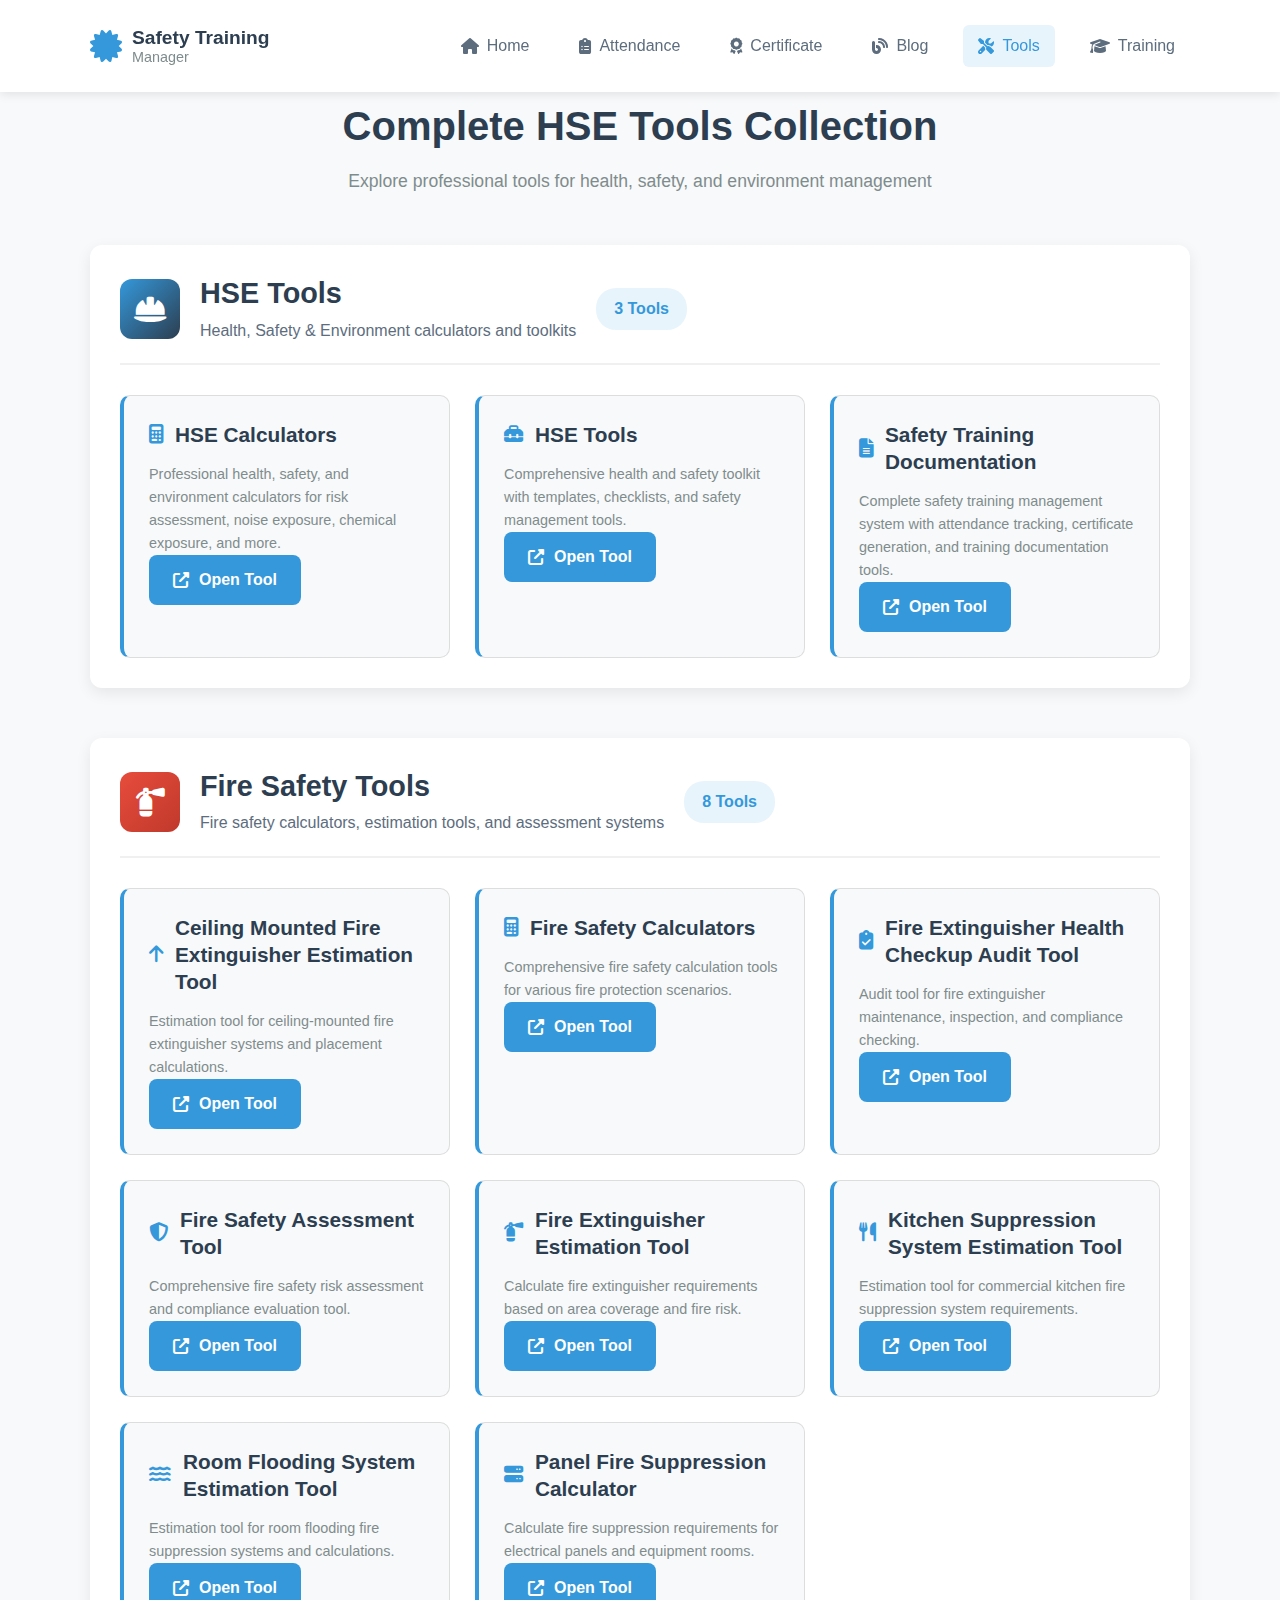
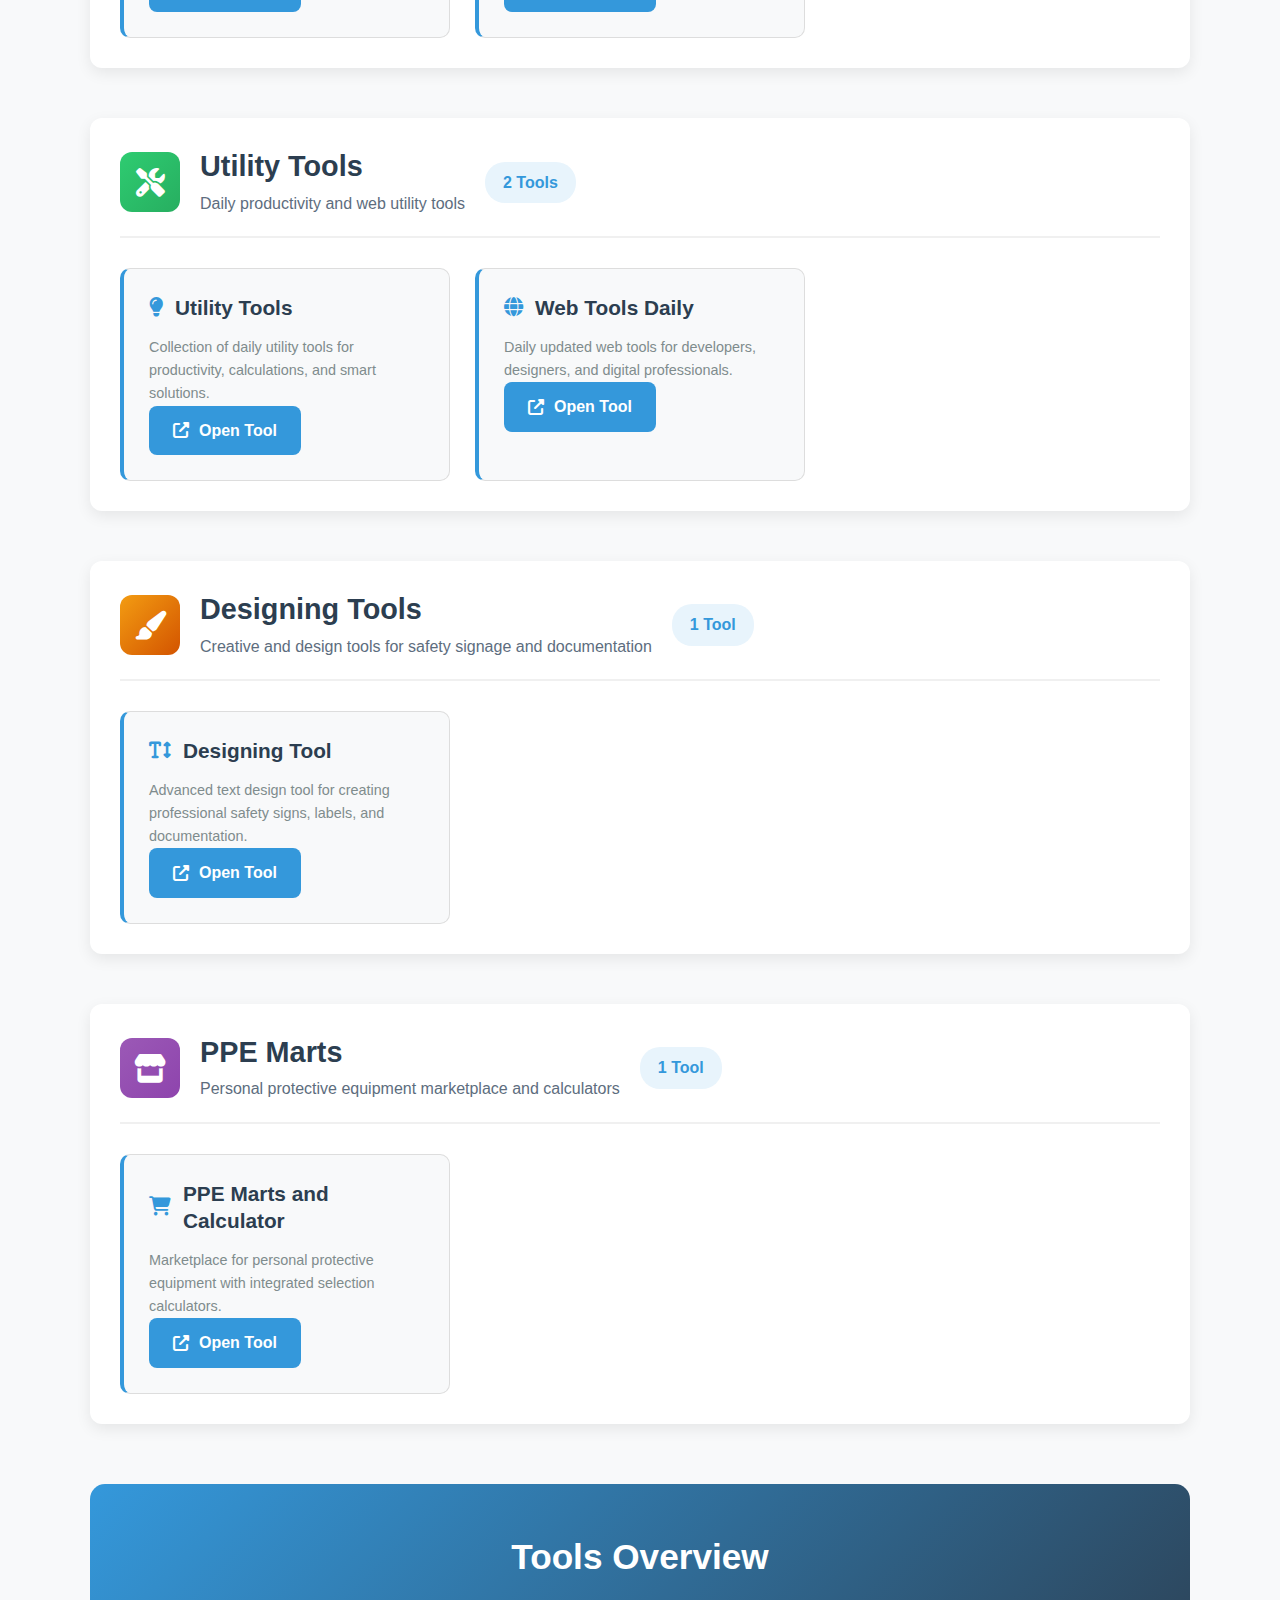
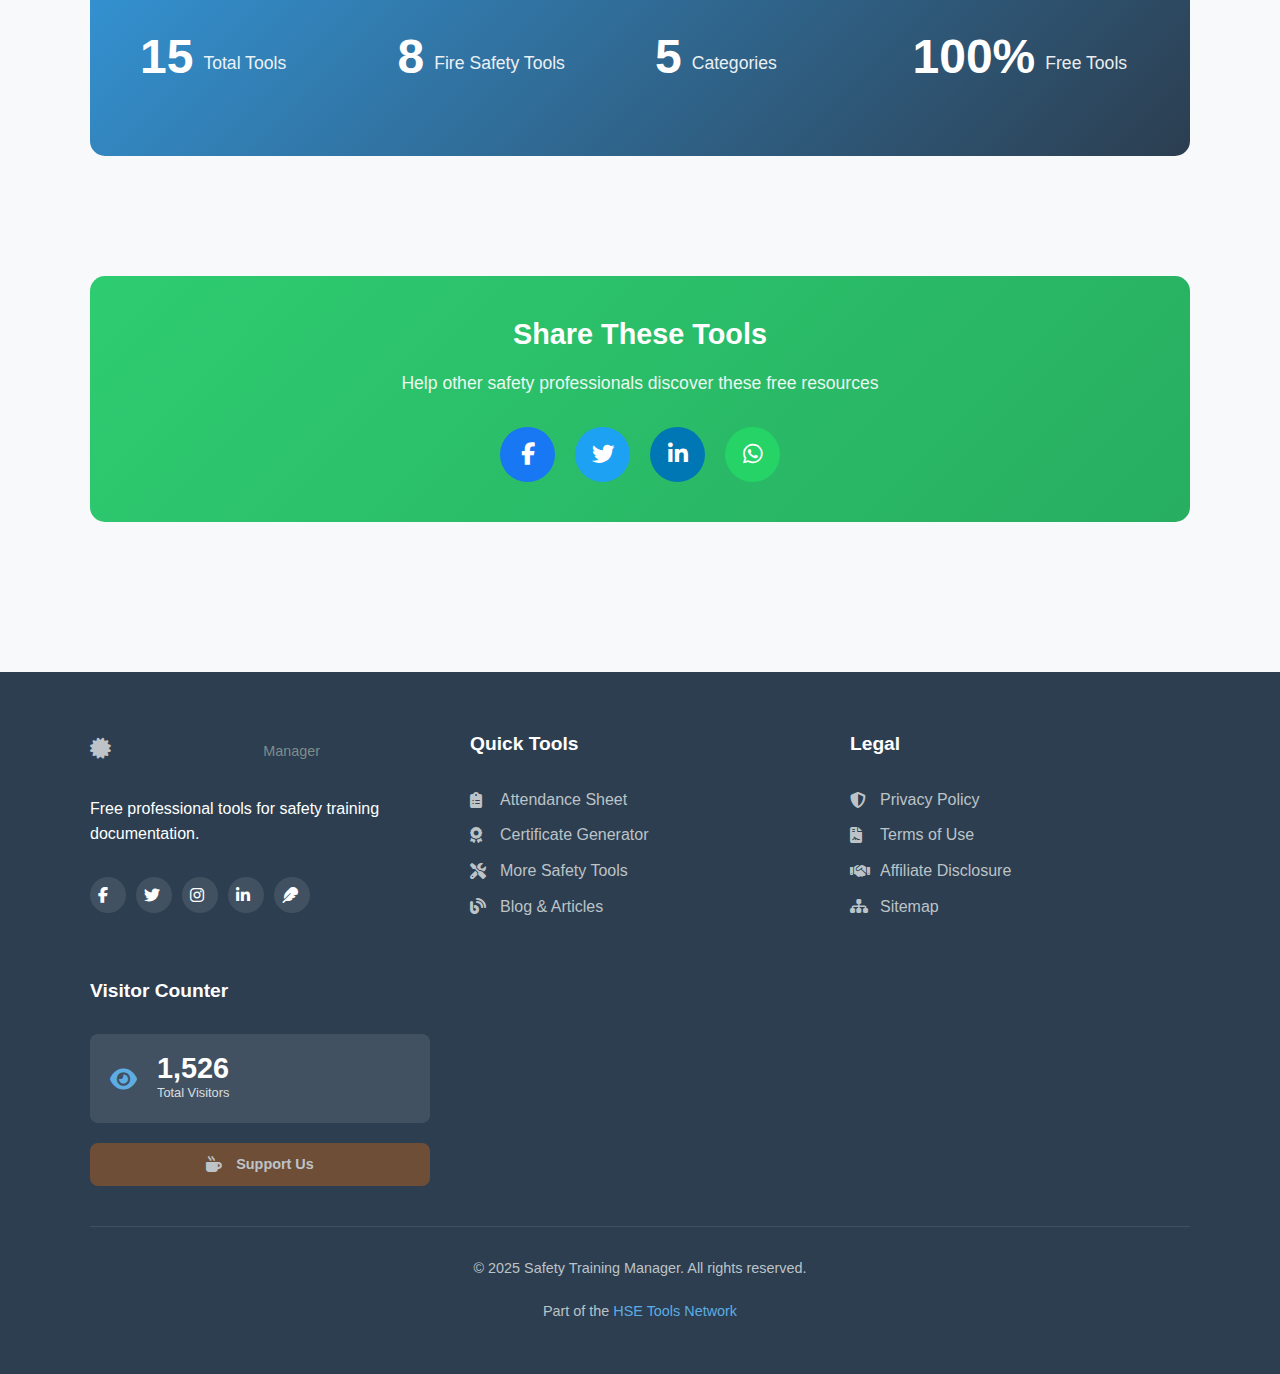
<file: tools.html>
<!DOCTYPE html>
<html lang="en">
<head>
    <meta charset="UTF-8">
    <meta name="viewport" content="width=device-width, initial-scale=1.0">
    <title>Complete HSE Tools Collection | Safety Training Manager</title>
    <meta name="description" content="Explore 15 professional HSE, fire safety, utility, and design tools for safety professionals.">
    
    <!-- Font Awesome -->
    <link rel="stylesheet" href="https://cdnjs.cloudflare.com/ajax/libs/font-awesome/6.4.0/css/all.min.css">
    
    <!-- CSS -->
    <link rel="stylesheet" href="css/style.css">
    <link rel="stylesheet" href="css/utilities.css">
    <link rel="stylesheet" href="css/responsive.css">
    
    <!-- Favicon -->
    <link rel="icon" type="image/x-icon" href="../assets/favicon.ico">
    
    <style>
        /* Tools Page Specific Styles */
        .tools-page {
            padding: 100px 0 60px;
            background: #f8f9fa;
            min-height: 100vh;
        }
        
        .page-header {
            text-align: center;
            margin-bottom: 50px;
        }
        
        .page-title {
            color: #2c3e50;
            font-size: 2.5rem;
            margin-bottom: 15px;
        }
        
        .page-subtitle {
            color: #7f8c8d;
            font-size: 1.1rem;
            max-width: 700px;
            margin: 0 auto;
        }
        
        /* Category Styles */
        .category-section {
            margin-bottom: 50px;
            background: white;
            border-radius: 12px;
            padding: 30px;
            box-shadow: 0 5px 15px rgba(0,0,0,0.08);
            transition: all 0.3s ease;
        }
        
        .category-section:hover {
            transform: translateY(-5px);
            box-shadow: 0 15px 30px rgba(0,0,0,0.15);
        }
        
        .category-header {
            display: flex;
            align-items: center;
            gap: 20px;
            margin-bottom: 30px;
            padding-bottom: 20px;
            border-bottom: 2px solid #f0f0f0;
        }
        
        .category-icon {
            width: 60px;
            height: 60px;
            border-radius: 12px;
            display: flex;
            align-items: center;
            justify-content: center;
            font-size: 1.8rem;
            color: white;
            flex-shrink: 0;
        }
        
        .hse-icon { background: linear-gradient(135deg, #3498db, #2c3e50); }
        .fire-icon { background: linear-gradient(135deg, #e74c3c, #c0392b); }
        .utility-icon { background: linear-gradient(135deg, #2ecc71, #27ae60); }
        .design-icon { background: linear-gradient(135deg, #f39c12, #d35400); }
        .ppe-icon { background: linear-gradient(135deg, #9b59b6, #8e44ad); }
        
        .category-header h2 {
            color: #2c3e50;
            font-size: 1.8rem;
            margin: 0;
            flex-grow: 1;
        }
        
        .category-count {
            background: #e8f4fc;
            color: #3498db;
            padding: 8px 18px;
            border-radius: 20px;
            font-size: 1rem;
            font-weight: 600;
        }
        
        /* Tools Grid */
        .tools-grid {
            display: grid;
            grid-template-columns: repeat(auto-fill, minmax(320px, 1fr));
            gap: 25px;
        }
        
        .tool-card {
            background: #f8f9fa;
            border-radius: 10px;
            padding: 25px;
            border-left: 4px solid #3498db;
            transition: all 0.3s ease;
        }
        
        .tool-card:hover {
            transform: translateY(-5px);
            box-shadow: 0 10px 25px rgba(0,0,0,0.1);
            background: white;
            border-left-color: #2980b9;
        }
        
        .tool-card h3 {
            color: #2c3e50;
            font-size: 1.3rem;
            margin: 0 0 15px 0;
            display: flex;
            align-items: center;
            gap: 12px;
        }
        
        .tool-card h3 i {
            color: #3498db;
            font-size: 1.2rem;
        }
        
        .tool-description {
            color: #5d6d7e;
            font-size: 1rem;
            line-height: 1.6;
            margin-bottom: 25px;
        }
        
        .tool-link {
            display: inline-flex;
            align-items: center;
            gap: 10px;
            background: #3498db;
            color: white;
            padding: 12px 24px;
            border-radius: 8px;
            text-decoration: none;
            font-weight: 600;
            font-size: 1rem;
            transition: all 0.3s ease;
        }
        
        .tool-link:hover {
            background: #2980b9;
            transform: translateY(-2px);
            box-shadow: 0 5px 15px rgba(52, 152, 219, 0.3);
        }
        
        /* Stats Section */
        .stats-section {
            background: linear-gradient(135deg, #3498db, #2c3e50);
            padding: 50px;
            border-radius: 15px;
            margin: 60px 0;
            text-align: center;
            color: white;
        }
        
        .stats-section h2 {
            font-size: 2.2rem;
            margin-bottom: 40px;
            color: white;
        }
        
        .stats-grid {
            display: grid;
            grid-template-columns: repeat(auto-fit, minmax(200px, 1fr));
            gap: 30px;
        }
        
        .stat-item {
            text-align: center;
        }
        
        .stat-number {
            font-size: 3rem;
            font-weight: 700;
            margin-bottom: 10px;
            color: white;
        }
        
        .stat-label {
            font-size: 1.1rem;
            opacity: 0.9;
        }
        
        /* Social Sharing */
        .social-sharing {
            margin: 60px 0 30px;
        }
        
        .social-card {
            background: linear-gradient(135deg, #2ecc71, #27ae60);
            color: white;
            padding: 40px;
            border-radius: 15px;
            text-align: center;
        }
        
        .social-card h3 {
            font-size: 1.8rem;
            margin-bottom: 15px;
            color: white;
        }
        
        .social-card p {
            font-size: 1.1rem;
            margin-bottom: 30px;
            opacity: 0.9;
        }
        
        .social-buttons {
            display: flex;
            justify-content: center;
            gap: 20px;
            flex-wrap: wrap;
        }
        
        .social-btn {
            width: 55px;
            height: 55px;
            border-radius: 50%;
            display: flex;
            align-items: center;
            justify-content: center;
            color: white;
            font-size: 1.4rem;
            text-decoration: none;
            transition: all 0.3s ease;
        }
        
        .social-btn:hover {
            transform: translateY(-5px);
            box-shadow: 0 10px 20px rgba(0, 0, 0, 0.2);
        }
        
        .social-btn.facebook { background: #1877f2; }
        .social-btn.twitter { background: #1da1f2; }
        .social-btn.linkedin { background: #0077b5; }
        .social-btn.whatsapp { background: #25d366; }
        
        /* Responsive Design */
        @media (max-width: 992px) {
            .tools-grid {
                grid-template-columns: repeat(auto-fill, minmax(280px, 1fr));
            }
            
            .page-title {
                font-size: 2rem;
            }
        }
        
        @media (max-width: 768px) {
            .tools-page {
                padding: 80px 0 40px;
            }
            
            .category-section {
                padding: 20px;
            }
            
            .category-header {
                flex-direction: column;
                align-items: flex-start;
                gap: 15px;
            }
            
            .tools-grid {
                grid-template-columns: 1fr;
            }
            
            .stats-section {
                padding: 30px 20px;
            }
            
            .stats-grid {
                grid-template-columns: repeat(2, 1fr);
            }
            
            .stat-number {
                font-size: 2.5rem;
            }
            
            .social-card {
                padding: 30px 20px;
            }
            
            .social-buttons {
                gap: 15px;
            }
            
            .social-btn {
                width: 50px;
                height: 50px;
                font-size: 1.2rem;
            }
        }
        
        @media (max-width: 480px) {
            .page-title {
                font-size: 1.8rem;
            }
            
            .page-subtitle {
                font-size: 1rem;
            }
            
            .stats-grid {
                grid-template-columns: 1fr;
            }
        }
    </style>
</head>
<body>
    <!-- Header - Same as blog.html -->
    <header class="header">
    <div class="container">
        <nav class="navbar">
            <a href="index.html" class="logo">
                <i class="fas fa-certificate logo-icon"></i>
                <div class="logo-text">
                    <span class="logo-main">Safety Training</span>
                    <span class="logo-sub">Manager</span>
                </div>
            </a>
            
            <div class="nav-links" id="navLinks">
                <a href="index.html" class="nav-link"><i class="fas fa-home"></i> Home</a>
                <a href="attendance.html" class="nav-link"><i class="fas fa-clipboard-list"></i> Attendance</a>
                <a href="certificate.html" class="nav-link"><i class="fas fa-award"></i> Certificate</a>
                <a href="blog.html" class="nav-link"><i class="fas fa-blog"></i> Blog</a>
                <a href="tools.html" class="nav-link active"><i class="fas fa-tools"></i> Tools</a>
                <a href="training-programs.html" class="nav-link"><i class="fas fa-graduation-cap"></i> Training</a>
            </div>
            
            <div class="mobile-toggle" id="mobileToggle">
                <i class="fas fa-bars"></i>
            </div>
        </nav>
    </div>
</header>

    <!-- Tools Page -->
    <section class="tools-page">
        <div class="container">
            <div class="page-header">
                <h1 class="page-title">Complete HSE Tools Collection</h1>
                <p class="page-subtitle">Explore professional tools for health, safety, and environment management</p>
            </div>

            <!-- Tools Categories -->
            <div class="tools-container">
                
                <!-- HSE Tools -->
                <section class="category-section">
                    <div class="category-header">
                        <div class="category-icon hse-icon">
                            <i class="fas fa-hard-hat"></i>
                        </div>
                        <div>
                            <h2>HSE Tools</h2>
                            <p style="color: #5d6d7e; margin: 5px 0 0; font-size: 1rem;">Health, Safety & Environment calculators and toolkits</p>
                        </div>
                        <span class="category-count">3 Tools</span>
                    </div>
                    
                    <div class="tools-grid">
                        <!-- HSE Calculators -->
                        <div class="tool-card">
                            <h3><i class="fas fa-calculator"></i> HSE Calculators</h3>
                            <p class="tool-description">Professional health, safety, and environment calculators for risk assessment, noise exposure, chemical exposure, and more.</p>
                            <a href="https://www.hsecalculator.com/" target="_blank" rel="noopener noreferrer" class="tool-link">
                                <i class="fas fa-external-link-alt"></i> Open Tool
                            </a>
                        </div>
                        
                        <!-- HSE Tools -->
                        <div class="tool-card">
                            <h3><i class="fas fa-toolbox"></i> HSE Tools</h3>
                            <p class="tool-description">Comprehensive health and safety toolkit with templates, checklists, and safety management tools.</p>
                            <a href="https://hse-toolkit.vercel.app/" target="_blank" rel="noopener noreferrer" class="tool-link">
                                <i class="fas fa-external-link-alt"></i> Open Tool
                            </a>
                        </div>
                        
                        <!-- Safety Training Documentation -->
                        <div class="tool-card">
                            <h3><i class="fas fa-file-alt"></i> Safety Training Documentation</h3>
                            <p class="tool-description">Complete safety training management system with attendance tracking, certificate generation, and training documentation tools.</p>
                            <a href="https://www.safetytrainingmanager.com/" target="_blank" rel="noopener noreferrer" class="tool-link">
                                <i class="fas fa-external-link-alt"></i> Open Tool
                            </a>
                        </div>
                    </div>
                </section>

                <!-- Fire Safety Tools -->
                <section class="category-section">
                    <div class="category-header">
                        <div class="category-icon fire-icon">
                            <i class="fas fa-fire-extinguisher"></i>
                        </div>
                        <div>
                            <h2>Fire Safety Tools</h2>
                            <p style="color: #5d6d7e; margin: 5px 0 0; font-size: 1rem;">Fire safety calculators, estimation tools, and assessment systems</p>
                        </div>
                        <span class="category-count">8 Tools</span>
                    </div>
                    
                    <div class="tools-grid">
                        <!-- Ceiling Mounted Fire Extinguisher -->
                        <div class="tool-card">
                            <h3><i class="fas fa-arrow-up"></i> Ceiling Mounted Fire Extinguisher Estimation Tool</h3>
                            <p class="tool-description">Estimation tool for ceiling-mounted fire extinguisher systems and placement calculations.</p>
                            <a href="https://safetyguide360-ceilingmounted-firee.vercel.app/" target="_blank" rel="noopener noreferrer" class="tool-link">
                                <i class="fas fa-external-link-alt"></i> Open Tool
                            </a>
                        </div>
                        
                        <!-- Fire Safety Calculators -->
                        <div class="tool-card">
                            <h3><i class="fas fa-calculator"></i> Fire Safety Calculators</h3>
                            <p class="tool-description">Comprehensive fire safety calculation tools for various fire protection scenarios.</p>
                            <a href="https://www.firesafetytool.com/" target="_blank" rel="noopener noreferrer" class="tool-link">
                                <i class="fas fa-external-link-alt"></i> Open Tool
                            </a>
                        </div>
                        
                        <!-- Fire Extinguisher Health Checkup -->
                        <div class="tool-card">
                            <h3><i class="fas fa-clipboard-check"></i> Fire Extinguisher Health Checkup Audit Tool</h3>
                            <p class="tool-description">Audit tool for fire extinguisher maintenance, inspection, and compliance checking.</p>
                            <a href="https://safetyguide360-fire-extinguisher-au.vercel.app/" target="_blank" rel="noopener noreferrer" class="tool-link">
                                <i class="fas fa-external-link-alt"></i> Open Tool
                            </a>
                        </div>
                        
                        <!-- Fire Safety Assessment -->
                        <div class="tool-card">
                            <h3><i class="fas fa-shield-alt"></i> Fire Safety Assessment Tool</h3>
                            <p class="tool-description">Comprehensive fire safety risk assessment and compliance evaluation tool.</p>
                            <a href="https://safetyguide360-firesafety-assessmen.vercel.app/" target="_blank" rel="noopener noreferrer" class="tool-link">
                                <i class="fas fa-external-link-alt"></i> Open Tool
                            </a>
                        </div>
                        
                        <!-- Fire Extinguisher Estimation -->
                        <div class="tool-card">
                            <h3><i class="fas fa-fire-extinguisher"></i> Fire Extinguisher Estimation Tool</h3>
                            <p class="tool-description">Calculate fire extinguisher requirements based on area coverage and fire risk.</p>
                            <a href="https://safetyguide360-fire-extinguisher-ca.vercel.app/" target="_blank" rel="noopener noreferrer" class="tool-link">
                                <i class="fas fa-external-link-alt"></i> Open Tool
                            </a>
                        </div>
                        
                        <!-- Kitchen Suppression -->
                        <div class="tool-card">
                            <h3><i class="fas fa-utensils"></i> Kitchen Suppression System Estimation Tool</h3>
                            <p class="tool-description">Estimation tool for commercial kitchen fire suppression system requirements.</p>
                            <a href="https://safetyguide360-kitchen-fire-suppres.vercel.app/" target="_blank" rel="noopener noreferrer" class="tool-link">
                                <i class="fas fa-external-link-alt"></i> Open Tool
                            </a>
                        </div>
                        
                        <!-- Room Flooding -->
                        <div class="tool-card">
                            <h3><i class="fas fa-water"></i> Room Flooding System Estimation Tool</h3>
                            <p class="tool-description">Estimation tool for room flooding fire suppression systems and calculations.</p>
                            <a href="https://safetyguide360-room-flooding-system.vercel.app/" target="_blank" rel="noopener noreferrer" class="tool-link">
                                <i class="fas fa-external-link-alt"></i> Open Tool
                            </a>
                        </div>
                        
                        <!-- Panel Suppression -->
                        <div class="tool-card">
                            <h3><i class="fas fa-server"></i> Panel Fire Suppression Calculator</h3>
                            <p class="tool-description">Calculate fire suppression requirements for electrical panels and equipment rooms.</p>
                            <a href="https://safetyguide360-panel-fire-suppressi.vercel.app/" target="_blank" rel="noopener noreferrer" class="tool-link">
                                <i class="fas fa-external-link-alt"></i> Open Tool
                            </a>
                        </div>
                    </div>
                </section>

                <!-- Utility Tools -->
                <section class="category-section">
                    <div class="category-header">
                        <div class="category-icon utility-icon">
                            <i class="fas fa-tools"></i>
                        </div>
                        <div>
                            <h2>Utility Tools</h2>
                            <p style="color: #5d6d7e; margin: 5px 0 0; font-size: 1rem;">Daily productivity and web utility tools</p>
                        </div>
                        <span class="category-count">2 Tools</span>
                    </div>
                    
                    <div class="tools-grid">
                        <!-- Daily Smart Tool -->
                        <div class="tool-card">
                            <h3><i class="fas fa-lightbulb"></i> Utility Tools</h3>
                            <p class="tool-description">Collection of daily utility tools for productivity, calculations, and smart solutions.</p>
                            <a href="https://www.dailysmarttool.com/" target="_blank" rel="noopener noreferrer" class="tool-link">
                                <i class="fas fa-external-link-alt"></i> Open Tool
                            </a>
                        </div>
                        
                        <!-- Web Tools Daily -->
                        <div class="tool-card">
                            <h3><i class="fas fa-globe"></i> Web Tools Daily</h3>
                            <p class="tool-description">Daily updated web tools for developers, designers, and digital professionals.</p>
                            <a href="https://www.webtoolsdaily.com/" target="_blank" rel="noopener noreferrer" class="tool-link">
                                <i class="fas fa-external-link-alt"></i> Open Tool
                            </a>
                        </div>
                    </div>
                </section>

                <!-- Designing Tools -->
                <section class="category-section">
                    <div class="category-header">
                        <div class="category-icon design-icon">
                            <i class="fas fa-paint-brush"></i>
                        </div>
                        <div>
                            <h2>Designing Tools</h2>
                            <p style="color: #5d6d7e; margin: 5px 0 0; font-size: 1rem;">Creative and design tools for safety signage and documentation</p>
                        </div>
                        <span class="category-count">1 Tool</span>
                    </div>
                    
                    <div class="tools-grid">
                        <!-- Designing Tool -->
                        <div class="tool-card">
                            <h3><i class="fas fa-text-height"></i> Designing Tool</h3>
                            <p class="tool-description">Advanced text design tool for creating professional safety signs, labels, and documentation.</p>
                            <a href="https://www.auratext.online/" target="_blank" rel="noopener noreferrer" class="tool-link">
                                <i class="fas fa-external-link-alt"></i> Open Tool
                            </a>
                        </div>
                    </div>
                </section>

                <!-- PPE Marts -->
                <section class="category-section">
                    <div class="category-header">
                        <div class="category-icon ppe-icon">
                            <i class="fas fa-store"></i>
                        </div>
                        <div>
                            <h2>PPE Marts</h2>
                            <p style="color: #5d6d7e; margin: 5px 0 0; font-size: 1rem;">Personal protective equipment marketplace and calculators</p>
                        </div>
                        <span class="category-count">1 Tool</span>
                    </div>
                    
                    <div class="tools-grid">
                        <!-- PPE Marts -->
                        <div class="tool-card">
                            <h3><i class="fas fa-shopping-cart"></i> PPE Marts and Calculator</h3>
                            <p class="tool-description">Marketplace for personal protective equipment with integrated selection calculators.</p>
                            <a href="https://www.ppemarts.com/" target="_blank" rel="noopener noreferrer" class="tool-link">
                                <i class="fas fa-external-link-alt"></i> Open Tool
                            </a>
                        </div>
                    </div>
                </section>
            </div>
            
            <!-- Statistics Section -->
            <section class="stats-section">
                <h2>Tools Overview</h2>
                <div class="stats-grid">
                    <div class="stat-item">
                        <div class="stat-number">15</div>
                        <div class="stat-label">Total Tools</div>
                    </div>
                    <div class="stat-item">
                        <div class="stat-number">8</div>
                        <div class="stat-label">Fire Safety Tools</div>
                    </div>
                    <div class="stat-item">
                        <div class="stat-number">5</div>
                        <div class="stat-label">Categories</div>
                    </div>
                    <div class="stat-item">
                        <div class="stat-number">100%</div>
                        <div class="stat-label">Free Tools</div>
                    </div>
                </div>
            </section>
            
            <!-- Social Sharing Section -->
            <section class="social-sharing">
                <div class="social-card">
                    <h3>Share These Tools</h3>
                    <p>Help other safety professionals discover these free resources</p>
                    <div class="social-buttons">
                        <a href="https://www.facebook.com/sharer/sharer.php?u=https://safety-training-manager.vercel.app/pages/tools.html" target="_blank" rel="noopener noreferrer" class="social-btn facebook">
                            <i class="fab fa-facebook-f"></i>
                        </a>
                        <a href="https://twitter.com/intent/tweet?url=https://safety-training-manager.vercel.app/pages/tools.html&text=Check%20out%20these%2015%20free%20HSE%20tools%20for%20safety%20professionals!" target="_blank" rel="noopener noreferrer" class="social-btn twitter">
                            <i class="fab fa-twitter"></i>
                        </a>
                        <a href="https://www.linkedin.com/sharing/share-offsite/?url=https://safety-training-manager.vercel.app/pages/tools.html" target="_blank" rel="noopener noreferrer" class="social-btn linkedin">
                            <i class="fab fa-linkedin-in"></i>
                        </a>
                        <a href="https://api.whatsapp.com/send?text=15%20Free%20HSE%20Tools%20Collection:%20https://safety-training-manager.vercel.app/pages/tools.html" target="_blank" rel="noopener noreferrer" class="social-btn whatsapp">
                            <i class="fab fa-whatsapp"></i>
                        </a>
                    </div>
                </div>
            </section>
        </div>
    </section>

    <!-- Footer - Same as blog.html -->
    <footer class="footer">
        <div class="container">
            <div class="footer-grid">
                <div class="footer-col">
                    <a href="../index.html" class="footer-logo">
                        <i class="fas fa-certificate"></i>
                        <div>
                            <span class="logo-main">Safety Training</span>
                            <span class="logo-sub">Manager</span>
                        </div>
                    </a>
                    <p>Free professional tools for safety training documentation.</p>
                    <div class="footer-social">
                        <a href="https://www.facebook.com/Amjathkhan.s" target="_blank"><i class="fab fa-facebook-f"></i></a>
                        <a href="https://x.com/amjikhan" target="_blank"><i class="fab fa-twitter"></i></a>
                        <a href="https://www.instagram.com/amjathkhan_official/" target="_blank"><i class="fab fa-instagram"></i></a>
                        <a href="https://www.linkedin.com/in/amjathkhan-shiekusman/" target="_blank"><i class="fab fa-linkedin-in"></i></a>
                        <a href="https://bsky.app/profile/amjathkhan.bsky.social" target="_blank"><i class="fas fa-feather"></i></a>
                    </div>
                </div>
                
                <div class="footer-col">
                    <h4>Quick Tools</h4>
                    <ul>
                        <li><a href="../attendance.html"><i class="fas fa-clipboard-list"></i> Attendance Sheet</a></li>
                        <li><a href="../certificate.html"><i class="fas fa-award"></i> Certificate Generator</a></li>
                        <li><a href="../index.html#tools"><i class="fas fa-tools"></i> More Safety Tools</a></li>
                        <li><a href="blog.html"><i class="fas fa-blog"></i> Blog & Articles</a></li>
                    </ul>
                </div>
                
                <div class="footer-col">
                    <h4>Legal</h4>
                    <ul>
                        <li><a href="privacy.html"><i class="fas fa-shield-alt"></i> Privacy Policy</a></li>
                        <li><a href="terms.html"><i class="fas fa-file-contract"></i> Terms of Use</a></li>
                        <li><a href="affiliate-disclosure.html"><i class="fas fa-handshake"></i> Affiliate Disclosure</a></li>
                        <li><a href="sitemap.html"><i class="fas fa-sitemap"></i> Sitemap</a></li>
                    </ul>
                </div>
                
                <div class="footer-col">
                    <h4>Visitor Counter</h4>
                    <div class="visitor-counter">
                        <i class="fas fa-eye"></i>
                        <div class="counter">
                            <span id="footerVisitorCount">Loading...</span>
                            <small>Total Visitors</small>
                        </div>
                    </div>
                    <a href="https://buymeacoffee.com/s.amjathkhan" target="_blank" class="btn btn-coffee btn-small mt-2">
                        <i class="fas fa-mug-hot"></i> Support Us
                    </a>
                </div>
            </div>
            
            <div class="footer-bottom">
                <p>&copy; 2025 Safety Training Manager. All rights reserved.</p>
                <p>Part of the <a href="https://www.hsecalculator.com/" target="_blank">HSE Tools Network</a></p>
            </div>
        </div>
    </footer>

    <!-- JavaScript -->
    <script src="js/main.js"></script>
    
    <script>
        document.addEventListener('DOMContentLoaded', function() {
            // Mobile menu toggle
            const mobileToggle = document.getElementById('mobileToggle');
            const navLinks = document.getElementById('navLinks');
            
            if (mobileToggle) {
                mobileToggle.addEventListener('click', function() {
                    navLinks.classList.toggle('active');
                });
            }
            
            // Update visitor counter
            updateVisitorCounter();
            
            // Add active class to current nav item
            const currentPath = window.location.pathname;
            const navLinksAll = document.querySelectorAll('.nav-links a');
            
            navLinksAll.forEach(link => {
                if (link.getAttribute('href') === 'tools.html' || 
                    link.getAttribute('href') === './tools.html' ||
                    link.getAttribute('href') === '/pages/tools.html') {
                    link.classList.add('active');
                } else {
                    link.classList.remove('active');
                }
            });
        });
        
        function updateVisitorCounter() {
            const counterElement = document.getElementById('footerVisitorCount');
            if (!counterElement) return;
            
            // Get current count or initialize
            let currentCount = parseInt(localStorage.getItem('trainingVisitors')) || 1524;
            
            // Increment only on first visit (use sessionStorage to track per session)
            if (!sessionStorage.getItem('hasVisitedTools')) {
                currentCount++;
                localStorage.setItem('trainingVisitors', currentCount.toString());
                sessionStorage.setItem('hasVisitedTools', 'true');
            }
            
            counterElement.textContent = currentCount.toLocaleString();
        }
    </script>
</body>
</html>
</file>
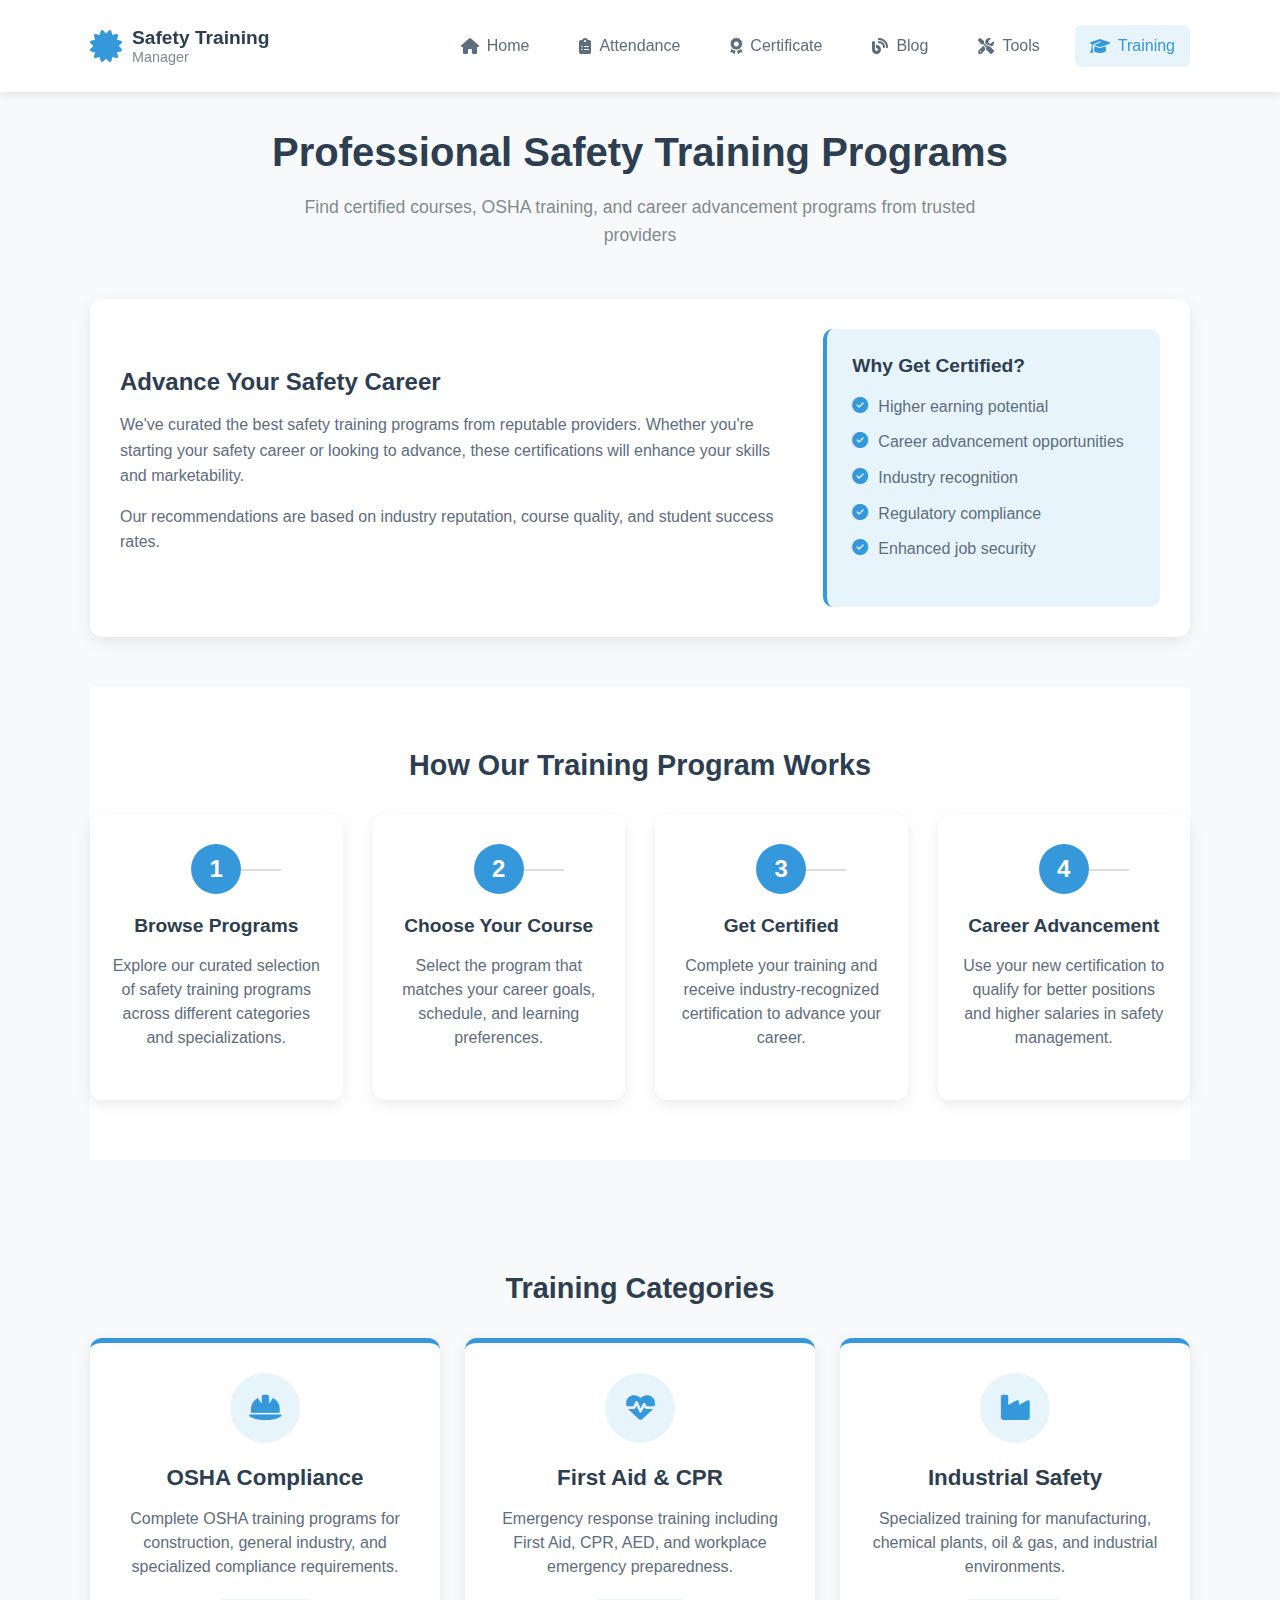
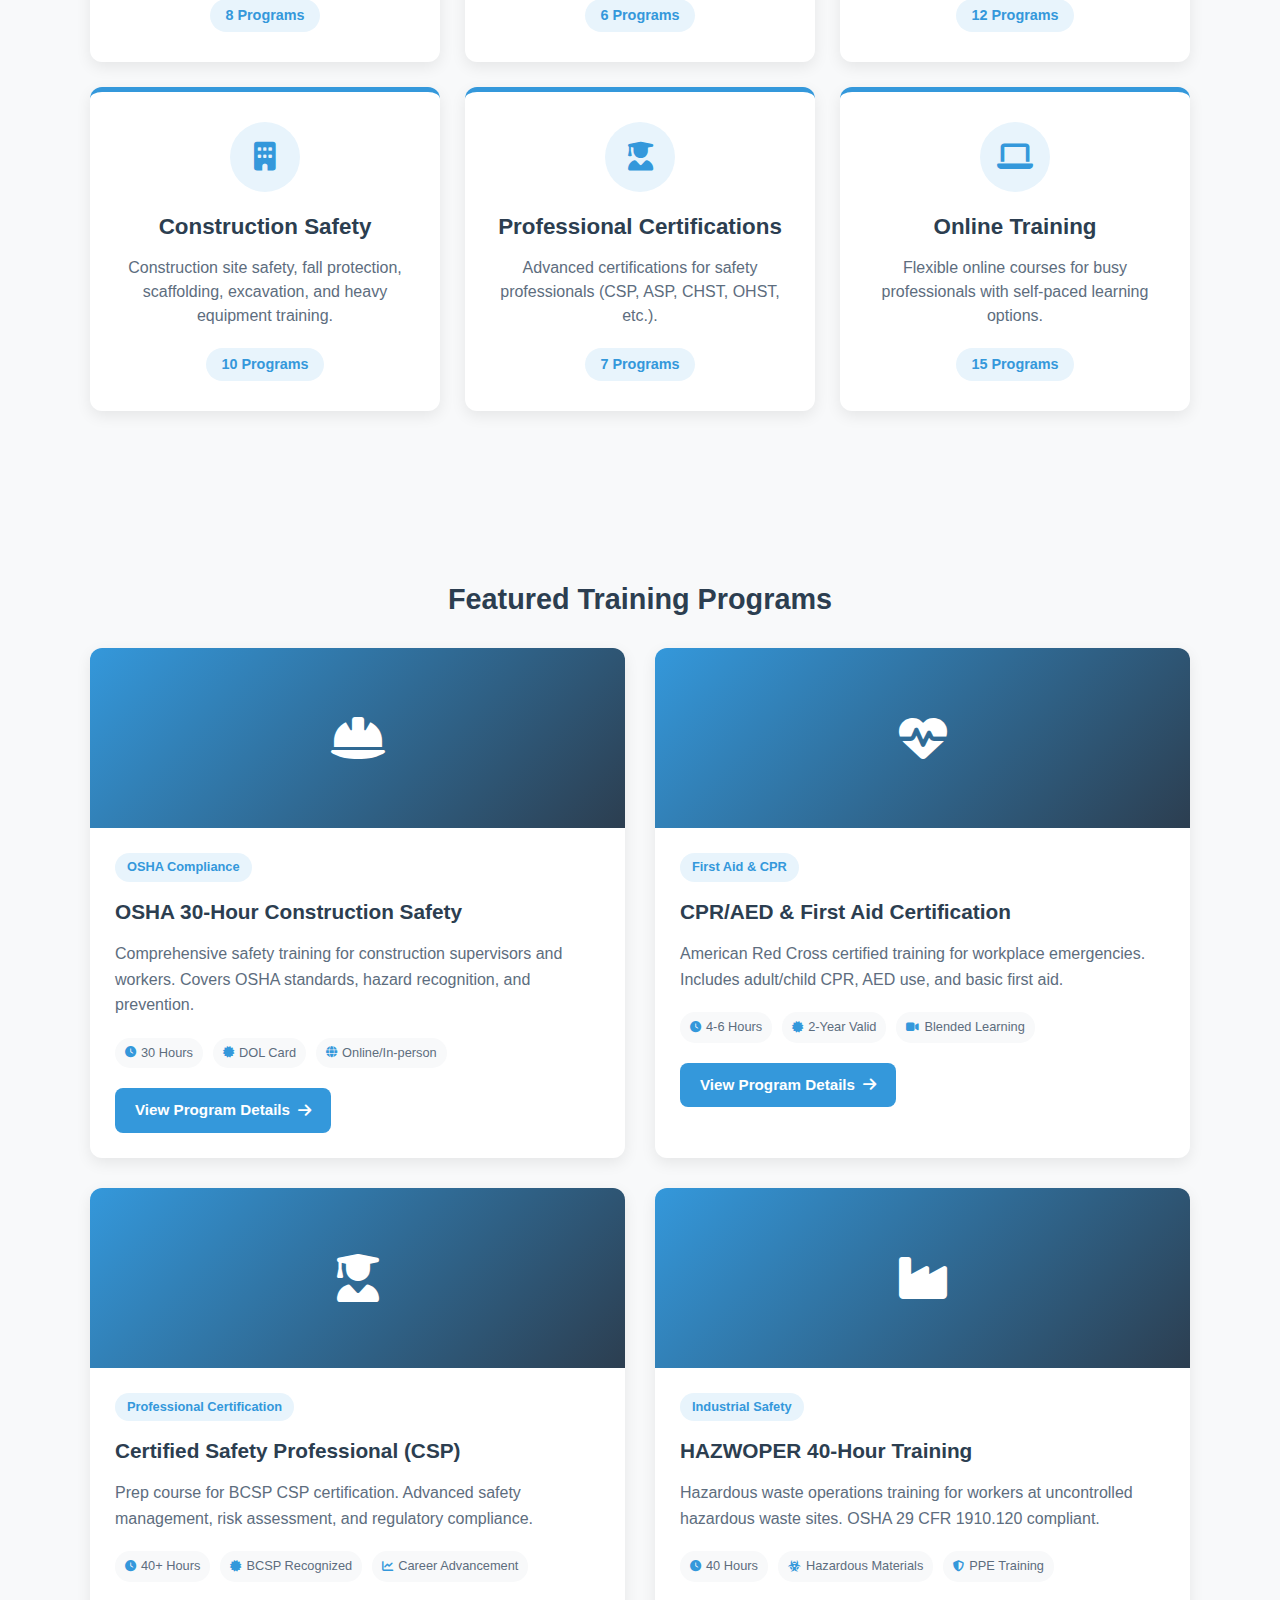
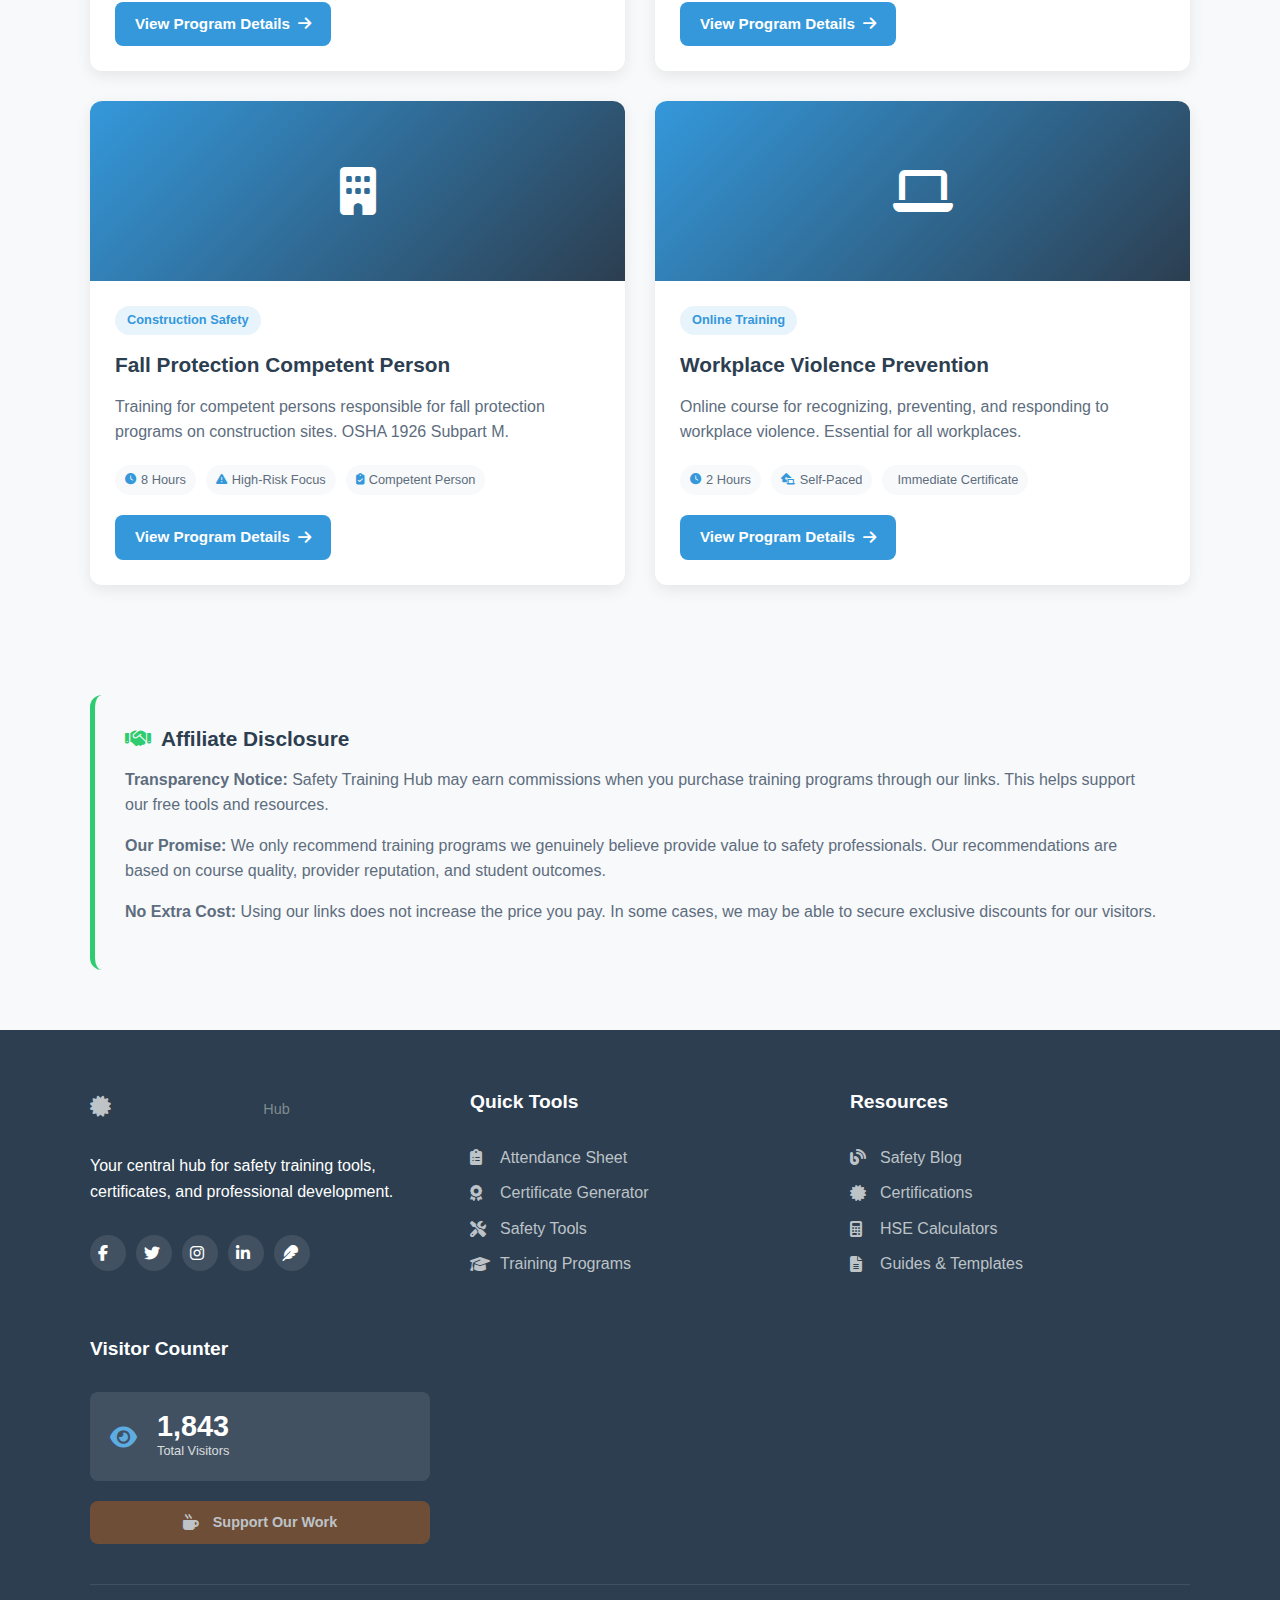
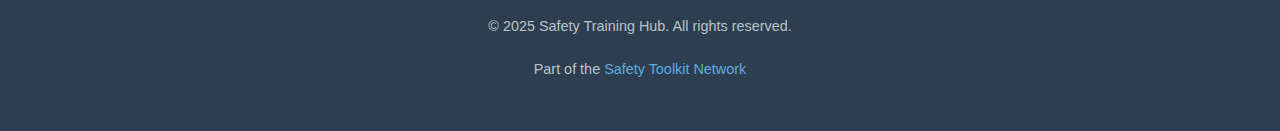
<file: training-programs.html>
<!DOCTYPE html>
<html lang="en">
<head>
    <meta charset="UTF-8">
    <meta name="viewport" content="width=device-width, initial-scale=1.0">
    <title>Safety Training Programs | Professional Certifications & Courses</title>
    <meta name="description" content="Find the best safety training programs, OSHA certifications, and professional development courses. Get certified and advance your safety career.">
    
    <!-- Font Awesome -->
    <link rel="stylesheet" href="https://cdnjs.cloudflare.com/ajax/libs/font-awesome/6.4.0/css/all.min.css">
    
    <!-- CSS -->
    <<link rel="stylesheet" href="css/style.css">
    <link rel="stylesheet" href="css/utilities.css">
    <link rel="stylesheet" href="css/responsive.css">
    
    <!-- Page Specific CSS -->
    <style>
        .training-page {
            padding: 100px 0 60px;
            background: #f8f9fa;
            min-height: 100vh;
        }
        
        .page-header {
            text-align: center;
            margin-bottom: 50px;
        }
        
        .page-title {
            color: #2c3e50;
            font-size: 2.5rem;
            margin-bottom: 15px;
        }
        
        .page-subtitle {
            color: #7f8c8d;
            font-size: 1.1rem;
            max-width: 700px;
            margin: 0 auto;
        }
        
        .training-intro {
            background: white;
            padding: 30px;
            border-radius: 12px;
            margin-bottom: 40px;
            box-shadow: 0 5px 15px rgba(0,0,0,0.08);
        }
        
        .intro-content {
            display: grid;
            grid-template-columns: 2fr 1fr;
            gap: 30px;
            align-items: center;
        }
        
        .intro-text h3 {
            color: #2c3e50;
            margin-bottom: 15px;
            font-size: 1.5rem;
        }
        
        .intro-text p {
            color: #5d6d7e;
            line-height: 1.6;
            margin-bottom: 15px;
        }
        
        .intro-features {
            background: #e8f4fc;
            padding: 25px;
            border-radius: 10px;
            border-left: 4px solid #3498db;
        }
        
        .intro-features h4 {
            color: #2c3e50;
            margin-bottom: 15px;
            font-size: 1.2rem;
        }
        
        .intro-features ul {
            list-style: none;
            padding: 0;
        }
        
        .intro-features li {
            color: #5d6d7e;
            margin-bottom: 10px;
            display: flex;
            align-items: flex-start;
            gap: 10px;
        }
        
        .intro-features li i {
            color: #3498db;
            margin-top: 3px;
        }
        
        /* Categories Section */
        .categories-section {
            margin-bottom: 50px;
        }
        
        .section-title {
            color: #2c3e50;
            font-size: 1.8rem;
            margin-bottom: 30px;
            text-align: center;
        }
        
        .categories-grid {
            display: grid;
            grid-template-columns: repeat(auto-fit, minmax(300px, 1fr));
            gap: 25px;
        }
        
        .category-card {
            background: white;
            border-radius: 12px;
            padding: 30px;
            text-align: center;
            box-shadow: 0 5px 15px rgba(0,0,0,0.08);
            transition: all 0.3s ease;
            border-top: 5px solid #3498db;
        }
        
        .category-card:hover {
            transform: translateY(-10px);
            box-shadow: 0 15px 30px rgba(0,0,0,0.15);
        }
        
        .category-icon {
            width: 70px;
            height: 70px;
            background: #e8f4fc;
            border-radius: 50%;
            display: flex;
            align-items: center;
            justify-content: center;
            margin: 0 auto 20px;
            font-size: 1.8rem;
            color: #3498db;
        }
        
        .category-card h3 {
            color: #2c3e50;
            font-size: 1.4rem;
            margin-bottom: 15px;
        }
        
        .category-card p {
            color: #5d6d7e;
            margin-bottom: 20px;
            line-height: 1.5;
        }
        
        .program-count {
            display: inline-block;
            background: #e8f4fc;
            color: #3498db;
            padding: 5px 15px;
            border-radius: 20px;
            font-size: 0.9rem;
            font-weight: 600;
        }
        
        /* Training Programs Section */
        .programs-section {
            margin-bottom: 50px;
        }
        
        .programs-grid {
            display: grid;
            grid-template-columns: repeat(auto-fill, minmax(350px, 1fr));
            gap: 30px;
        }
        
        .program-card {
            background: white;
            border-radius: 12px;
            overflow: hidden;
            box-shadow: 0 5px 15px rgba(0,0,0,0.08);
            transition: all 0.3s ease;
        }
        
        .program-card:hover {
            transform: translateY(-5px);
            box-shadow: 0 15px 30px rgba(0,0,0,0.15);
        }
        
        .program-image {
            height: 180px;
            background: linear-gradient(135deg, #3498db, #2c3e50);
            display: flex;
            align-items: center;
            justify-content: center;
            color: white;
            font-size: 3rem;
        }
        
        .program-content {
            padding: 25px;
        }
        
        .program-category {
            display: inline-block;
            background: #e8f4fc;
            color: #3498db;
            padding: 4px 12px;
            border-radius: 20px;
            font-size: 0.8rem;
            font-weight: 600;
            margin-bottom: 15px;
        }
        
        .program-title {
            color: #2c3e50;
            font-size: 1.3rem;
            margin-bottom: 15px;
            line-height: 1.4;
        }
        
        .program-description {
            color: #5d6d7e;
            margin-bottom: 20px;
            line-height: 1.6;
        }
        
        .program-features {
            display: flex;
            flex-wrap: wrap;
            gap: 10px;
            margin-bottom: 20px;
        }
        
        .feature-tag {
            background: #f8f9fa;
            color: #5d6d7e;
            padding: 5px 10px;
            border-radius: 15px;
            font-size: 0.8rem;
            display: flex;
            align-items: center;
            gap: 5px;
        }
        
        .feature-tag i {
            color: #3498db;
            font-size: 0.7rem;
        }
        
        .program-link {
            display: inline-flex;
            align-items: center;
            gap: 8px;
            background: #3498db;
            color: white;
            padding: 10px 20px;
            border-radius: 8px;
            text-decoration: none;
            font-weight: 600;
            font-size: 0.95rem;
            transition: all 0.3s ease;
        }
        
        .program-link:hover {
            background: #2980b9;
            gap: 12px;
        }
        
        /* Affiliate Disclosure */
        .disclosure-section {
            background: #f8f9fa;
            padding: 30px;
            border-radius: 12px;
            margin-top: 50px;
            border-left: 5px solid #2ecc71;
        }
        
        .disclosure-title {
            color: #2c3e50;
            font-size: 1.3rem;
            margin-bottom: 15px;
            display: flex;
            align-items: center;
            gap: 10px;
        }
        
        .disclosure-title i {
            color: #2ecc71;
        }
        
        .disclosure-content p {
            color: #5d6d7e;
            line-height: 1.6;
            margin-bottom: 15px;
        }
        
        /* How It Works */
        .how-it-works {
            margin: 50px 0;
        }
        
        .steps-grid {
            display: grid;
            grid-template-columns: repeat(auto-fit, minmax(250px, 1fr));
            gap: 30px;
            margin-top: 30px;
        }
        
        .step-card {
            text-align: center;
            padding: 30px 20px;
            background: white;
            border-radius: 12px;
            box-shadow: 0 5px 15px rgba(0,0,0,0.08);
        }
        
        .step-number {
            width: 50px;
            height: 50px;
            background: #3498db;
            color: white;
            border-radius: 50%;
            display: flex;
            align-items: center;
            justify-content: center;
            font-size: 1.5rem;
            font-weight: bold;
            margin: 0 auto 20px;
        }
        
        .step-card h4 {
            color: #2c3e50;
            margin-bottom: 15px;
            font-size: 1.2rem;
        }
        
        .step-card p {
            color: #5d6d7e;
            line-height: 1.5;
        }
        
        /* Responsive Design */
        @media (max-width: 992px) {
            .intro-content {
                grid-template-columns: 1fr;
            }
            
            .programs-grid {
                grid-template-columns: repeat(auto-fill, minmax(300px, 1fr));
            }
        }
        
        @media (max-width: 768px) {
            .training-page {
                padding: 80px 0 40px;
            }
            
            .page-title {
                font-size: 2rem;
            }
            
            .categories-grid,
            .programs-grid {
                grid-template-columns: 1fr;
            }
            
            .step-card {
                padding: 25px 15px;
            }
        }
    </style>
</head>
<body>
    <!-- Header -->
    <header class="header">
    <div class="container">
        <nav class="navbar">
            <a href="index.html" class="logo">
                <i class="fas fa-certificate logo-icon"></i>
                <div class="logo-text">
                    <span class="logo-main">Safety Training</span>
                    <span class="logo-sub">Manager</span>
                </div>
            </a>
            
            <div class="nav-links" id="navLinks">
                <a href="index.html" class="nav-link"><i class="fas fa-home"></i> Home</a>
                <a href="attendance.html" class="nav-link"><i class="fas fa-clipboard-list"></i> Attendance</a>
                <a href="certificate.html" class="nav-link"><i class="fas fa-award"></i> Certificate</a>
                <a href="blog.html" class="nav-link"><i class="fas fa-blog"></i> Blog</a>
                <a href="tools.html" class="nav-link"><i class="fas fa-tools"></i> Tools</a>
                <a href="training-programs.html" class="nav-link active"><i class="fas fa-graduation-cap"></i> Training</a>
            </div>
            
            <div class="mobile-toggle" id="mobileToggle">
                <i class="fas fa-bars"></i>
            </div>
        </nav>
    </div>
</header>

    <!-- Training Programs Page -->
    <section class="training-page">
        <div class="container">
            <!-- Page Header -->
            <div class="page-header">
                <h1 class="page-title">Professional Safety Training Programs</h1>
                <p class="page-subtitle">Find certified courses, OSHA training, and career advancement programs from trusted providers</p>
            </div>

            <!-- Introduction -->
            <div class="training-intro">
                <div class="intro-content">
                    <div class="intro-text">
                        <h3>Advance Your Safety Career</h3>
                        <p>We've curated the best safety training programs from reputable providers. Whether you're starting your safety career or looking to advance, these certifications will enhance your skills and marketability.</p>
                        <p>Our recommendations are based on industry reputation, course quality, and student success rates.</p>
                    </div>
                    <div class="intro-features">
                        <h4>Why Get Certified?</h4>
                        <ul>
                            <li><i class="fas fa-check-circle"></i> Higher earning potential</li>
                            <li><i class="fas fa-check-circle"></i> Career advancement opportunities</li>
                            <li><i class="fas fa-check-circle"></i> Industry recognition</li>
                            <li><i class="fas fa-check-circle"></i> Regulatory compliance</li>
                            <li><i class="fas fa-check-circle"></i> Enhanced job security</li>
                        </ul>
                    </div>
                </div>
            </div>

            <!-- How It Works -->
            <section class="how-it-works">
                <h2 class="section-title">How Our Training Program Works</h2>
                <div class="steps-grid">
                    <div class="step-card">
                        <div class="step-number">1</div>
                        <h4>Browse Programs</h4>
                        <p>Explore our curated selection of safety training programs across different categories and specializations.</p>
                    </div>
                    <div class="step-card">
                        <div class="step-number">2</div>
                        <h4>Choose Your Course</h4>
                        <p>Select the program that matches your career goals, schedule, and learning preferences.</p>
                    </div>
                    <div class="step-card">
                        <div class="step-number">3</div>
                        <h4>Get Certified</h4>
                        <p>Complete your training and receive industry-recognized certification to advance your career.</p>
                    </div>
                    <div class="step-card">
                        <div class="step-number">4</div>
                        <h4>Career Advancement</h4>
                        <p>Use your new certification to qualify for better positions and higher salaries in safety management.</p>
                    </div>
                </div>
            </section>

            <!-- Training Categories -->
            <section class="categories-section">
                <h2 class="section-title">Training Categories</h2>
                <div class="categories-grid">
                    <!-- Category 1 -->
                    <div class="category-card">
                        <div class="category-icon">
                            <i class="fas fa-hard-hat"></i>
                        </div>
                        <h3>OSHA Compliance</h3>
                        <p>Complete OSHA training programs for construction, general industry, and specialized compliance requirements.</p>
                        <span class="program-count">8 Programs</span>
                    </div>
                    
                    <!-- Category 2 -->
                    <div class="category-card">
                        <div class="category-icon">
                            <i class="fas fa-heartbeat"></i>
                        </div>
                        <h3>First Aid & CPR</h3>
                        <p>Emergency response training including First Aid, CPR, AED, and workplace emergency preparedness.</p>
                        <span class="program-count">6 Programs</span>
                    </div>
                    
                    <!-- Category 3 -->
                    <div class="category-card">
                        <div class="category-icon">
                            <i class="fas fa-industry"></i>
                        </div>
                        <h3>Industrial Safety</h3>
                        <p>Specialized training for manufacturing, chemical plants, oil & gas, and industrial environments.</p>
                        <span class="program-count">12 Programs</span>
                    </div>
                    
                    <!-- Category 4 -->
                    <div class="category-card">
                        <div class="category-icon">
                            <i class="fas fa-building"></i>
                        </div>
                        <h3>Construction Safety</h3>
                        <p>Construction site safety, fall protection, scaffolding, excavation, and heavy equipment training.</p>
                        <span class="program-count">10 Programs</span>
                    </div>
                    
                    <!-- Category 5 -->
                    <div class="category-card">
                        <div class="category-icon">
                            <i class="fas fa-user-graduate"></i>
                        </div>
                        <h3>Professional Certifications</h3>
                        <p>Advanced certifications for safety professionals (CSP, ASP, CHST, OHST, etc.).</p>
                        <span class="program-count">7 Programs</span>
                    </div>
                    
                    <!-- Category 6 -->
                    <div class="category-card">
                        <div class="category-icon">
                            <i class="fas fa-laptop"></i>
                        </div>
                        <h3>Online Training</h3>
                        <p>Flexible online courses for busy professionals with self-paced learning options.</p>
                        <span class="program-count">15 Programs</span>
                    </div>
                </div>
            </section>

            <!-- Featured Training Programs -->
            <section class="programs-section">
                <h2 class="section-title">Featured Training Programs</h2>
                <div class="programs-grid">
                    <!-- Program 1 -->
                    <div class="program-card">
                        <div class="program-image">
                            <i class="fas fa-hard-hat"></i>
                        </div>
                        <div class="program-content">
                            <span class="program-category">OSHA Compliance</span>
                            <h3 class="program-title">OSHA 30-Hour Construction Safety</h3>
                            <p class="program-description">Comprehensive safety training for construction supervisors and workers. Covers OSHA standards, hazard recognition, and prevention.</p>
                            <div class="program-features">
                                <span class="feature-tag"><i class="fas fa-clock"></i> 30 Hours</span>
                                <span class="feature-tag"><i class="fas fa-certificate"></i> DOL Card</span>
                                <span class="feature-tag"><i class="fas fa-globe"></i> Online/In-person</span>
                            </div>
                            <a href="#" class="program-link">
                                View Program Details <i class="fas fa-arrow-right"></i>
                            </a>
                        </div>
                    </div>
                    
                    <!-- Program 2 -->
                    <div class="program-card">
                        <div class="program-image">
                            <i class="fas fa-heartbeat"></i>
                        </div>
                        <div class="program-content">
                            <span class="program-category">First Aid & CPR</span>
                            <h3 class="program-title">CPR/AED & First Aid Certification</h3>
                            <p class="program-description">American Red Cross certified training for workplace emergencies. Includes adult/child CPR, AED use, and basic first aid.</p>
                            <div class="program-features">
                                <span class="feature-tag"><i class="fas fa-clock"></i> 4-6 Hours</span>
                                <span class="feature-tag"><i class="fas fa-certificate"></i> 2-Year Valid</span>
                                <span class="feature-tag"><i class="fas fa-video"></i> Blended Learning</span>
                            </div>
                            <a href="#" class="program-link">
                                View Program Details <i class="fas fa-arrow-right"></i>
                            </a>
                        </div>
                    </div>
                    
                    <!-- Program 3 -->
                    <div class="program-card">
                        <div class="program-image">
                            <i class="fas fa-user-graduate"></i>
                        </div>
                        <div class="program-content">
                            <span class="program-category">Professional Certification</span>
                            <h3 class="program-title">Certified Safety Professional (CSP)</h3>
                            <p class="program-description">Prep course for BCSP CSP certification. Advanced safety management, risk assessment, and regulatory compliance.</p>
                            <div class="program-features">
                                <span class="feature-tag"><i class="fas fa-clock"></i> 40+ Hours</span>
                                <span class="feature-tag"><i class="fas fa-certificate"></i> BCSP Recognized</span>
                                <span class="feature-tag"><i class="fas fa-chart-line"></i> Career Advancement</span>
                            </div>
                            <a href="#" class="program-link">
                                View Program Details <i class="fas fa-arrow-right"></i>
                            </a>
                        </div>
                    </div>
                    
                    <!-- Program 4 -->
                    <div class="program-card">
                        <div class="program-image">
                            <i class="fas fa-industry"></i>
                        </div>
                        <div class="program-content">
                            <span class="program-category">Industrial Safety</span>
                            <h3 class="program-title">HAZWOPER 40-Hour Training</h3>
                            <p class="program-description">Hazardous waste operations training for workers at uncontrolled hazardous waste sites. OSHA 29 CFR 1910.120 compliant.</p>
                            <div class="program-features">
                                <span class="feature-tag"><i class="fas fa-clock"></i> 40 Hours</span>
                                <span class="feature-tag"><i class="fas fa-biohazard"></i> Hazardous Materials</span>
                                <span class="feature-tag"><i class="fas fa-shield-alt"></i> PPE Training</span>
                            </div>
                            <a href="#" class="program-link">
                                View Program Details <i class="fas fa-arrow-right"></i>
                            </a>
                        </div>
                    </div>
                    
                    <!-- Program 5 -->
                    <div class="program-card">
                        <div class="program-image">
                            <i class="fas fa-building"></i>
                        </div>
                        <div class="program-content">
                            <span class="program-category">Construction Safety</span>
                            <h3 class="program-title">Fall Protection Competent Person</h3>
                            <p class="program-description">Training for competent persons responsible for fall protection programs on construction sites. OSHA 1926 Subpart M.</p>
                            <div class="program-features">
                                <span class="feature-tag"><i class="fas fa-clock"></i> 8 Hours</span>
                                <span class="feature-tag"><i class="fas fa-exclamation-triangle"></i> High-Risk Focus</span>
                                <span class="feature-tag"><i class="fas fa-clipboard-check"></i> Competent Person</span>
                            </div>
                            <a href="#" class="program-link">
                                View Program Details <i class="fas fa-arrow-right"></i>
                            </a>
                        </div>
                    </div>
                    
                    <!-- Program 6 -->
                    <div class="program-card">
                        <div class="program-image">
                            <i class="fas fa-laptop"></i>
                        </div>
                        <div class="program-content">
                            <span class="program-category">Online Training</span>
                            <h3 class="program-title">Workplace Violence Prevention</h3>
                            <p class="program-description">Online course for recognizing, preventing, and responding to workplace violence. Essential for all workplaces.</p>
                            <div class="program-features">
                                <span class="feature-tag"><i class="fas fa-clock"></i> 2 Hours</span>
                                <span class="feature-tag"><i class="fas fa-laptop-house"></i> Self-Paced</span>
                                <span class="feature-tag"><i class="fas fa-file-certificate"></i> Immediate Certificate</span>
                            </div>
                            <a href="#" class="program-link">
                                View Program Details <i class="fas fa-arrow-right"></i>
                            </a>
                        </div>
                    </div>
                </div>
            </section>

            <!-- Affiliate Disclosure -->
            <div class="disclosure-section">
                <h3 class="disclosure-title">
                    <i class="fas fa-handshake"></i> Affiliate Disclosure
                </h3>
                <div class="disclosure-content">
                    <p><strong>Transparency Notice:</strong> Safety Training Hub may earn commissions when you purchase training programs through our links. This helps support our free tools and resources.</p>
                    <p><strong>Our Promise:</strong> We only recommend training programs we genuinely believe provide value to safety professionals. Our recommendations are based on course quality, provider reputation, and student outcomes.</p>
                    <p><strong>No Extra Cost:</strong> Using our links does not increase the price you pay. In some cases, we may be able to secure exclusive discounts for our visitors.</p>
                </div>
            </div>
        </div>
    </section>

    <!-- Footer -->
    <footer class="footer">
        <div class="container">
            <div class="footer-grid">
                <div class="footer-col">
                    <a href="../index.html" class="footer-logo">
                        <i class="fas fa-certificate"></i>
                        <div>
                            <span class="logo-main">Safety Training</span>
                            <span class="logo-sub">Hub</span>
                        </div>
                    </a>
                    <p>Your central hub for safety training tools, certificates, and professional development.</p>
                    <div class="footer-social">
                        <a href="https://www.facebook.com/Amjathkhan.s" target="_blank"><i class="fab fa-facebook-f"></i></a>
                        <a href="https://x.com/amjikhan" target="_blank"><i class="fab fa-twitter"></i></a>
                        <a href="https://www.instagram.com/amjathkhan_official/" target="_blank"><i class="fab fa-instagram"></i></a>
                        <a href="https://www.linkedin.com/in/amjathkhan-shiekusman/" target="_blank"><i class="fab fa-linkedin-in"></i></a>
                        <a href="https://bsky.app/profile/amjathkhan.bsky.social" target="_blank"><i class="fas fa-feather"></i></a>
                    </div>
                </div>
                
                <div class="footer-col">
                    <h4>Quick Tools</h4>
                    <ul>
                        <li><a href="../attendance.html"><i class="fas fa-clipboard-list"></i> Attendance Sheet</a></li>
                        <li><a href="../certificate.html"><i class="fas fa-award"></i> Certificate Generator</a></li>
                        <li><a href="tools.html"><i class="fas fa-tools"></i> Safety Tools</a></li>
                        <li><a href="training-programs.html"><i class="fas fa-graduation-cap"></i> Training Programs</a></li>
                    </ul>
                </div>
                
                <div class="footer-col">
                    <h4>Resources</h4>
                    <ul>
                        <li><a href="blog.html"><i class="fas fa-blog"></i> Safety Blog</a></li>
                        <li><a href="training-programs.html"><i class="fas fa-certificate"></i> Certifications</a></li>
                        <li><a href="tools.html"><i class="fas fa-calculator"></i> HSE Calculators</a></li>
                        <li><a href="privacy.html"><i class="fas fa-file-alt"></i> Guides & Templates</a></li>
                    </ul>
                </div>
                
                <div class="footer-col">
                    <h4>Visitor Counter</h4>
                    <div class="visitor-counter">
                        <i class="fas fa-eye"></i>
                        <div class="counter">
                            <span id="footerVisitorCount">Loading...</span>
                            <small>Total Visitors</small>
                        </div>
                    </div>
                    <a href="https://buymeacoffee.com/s.amjathkhan" target="_blank" class="btn btn-coffee btn-small mt-2">
                        <i class="fas fa-mug-hot"></i> Support Our Work
                    </a>
                </div>
            </div>
            
            <div class="footer-bottom">
                <p>&copy; 2025 Safety Training Hub. All rights reserved.</p>
                <p>Part of the <a href="https://safetytoolkit.online" target="_blank">Safety Toolkit Network</a></p>
            </div>
        </div>
    </footer>

    <!-- JavaScript -->
    <script src="js/main.js"></script>
    
    <script>
        document.addEventListener('DOMContentLoaded', function() {
            // Mobile menu toggle
            const mobileToggle = document.getElementById('mobileToggle');
            const navLinks = document.getElementById('navLinks');
            
            if (mobileToggle) {
                mobileToggle.addEventListener('click', function() {
                    navLinks.classList.toggle('active');
                });
            }
            
            // Update visitor counter
            updateVisitorCounter();
            
            // Highlight active nav item
            highlightActiveNav();
            
            // Program card click tracking (for future analytics)
            setupProgramTracking();
        });
        
        function updateVisitorCounter() {
            const counterElement = document.getElementById('footerVisitorCount');
            if (!counterElement) return;
            
            // Get current count or initialize
            let currentCount = parseInt(localStorage.getItem('trainingHubVisitors')) || 1842;
            
            // Increment only on first visit in this session
            if (!sessionStorage.getItem('hasVisitedTrainingHub')) {
                currentCount++;
                localStorage.setItem('trainingHubVisitors', currentCount.toString());
                sessionStorage.setItem('hasVisitedTrainingHub', 'true');
            }
            
            counterElement.textContent = currentCount.toLocaleString();
        }
        
        function highlightActiveNav() {
            const navLinksAll = document.querySelectorAll('.nav-links a');
            const currentPage = 'training-programs.html';
            
            navLinksAll.forEach(link => {
                if (link.getAttribute('href') === currentPage || 
                    link.getAttribute('href') === './' + currentPage ||
                    link.getAttribute('href') === '/pages/' + currentPage) {
                    link.classList.add('active');
                } else {
                    link.classList.remove('active');
                }
            });
        }
        
        function setupProgramTracking() {
            const programLinks = document.querySelectorAll('.program-link');
            
            programLinks.forEach(link => {
                link.addEventListener('click', function(e) {
                    if (this.getAttribute('href') === '#') {
                        e.preventDefault();
                        alert('Coming Soon! You can add your affiliate links to these program cards.');
                        
                        // Track interest for future optimization
                        const programTitle = this.closest('.program-card').querySelector('.program-title').textContent;
                        console.log('User interested in:', programTitle);
                    }
                });
            });
        }
    </script>
</body>
</html>
</file>
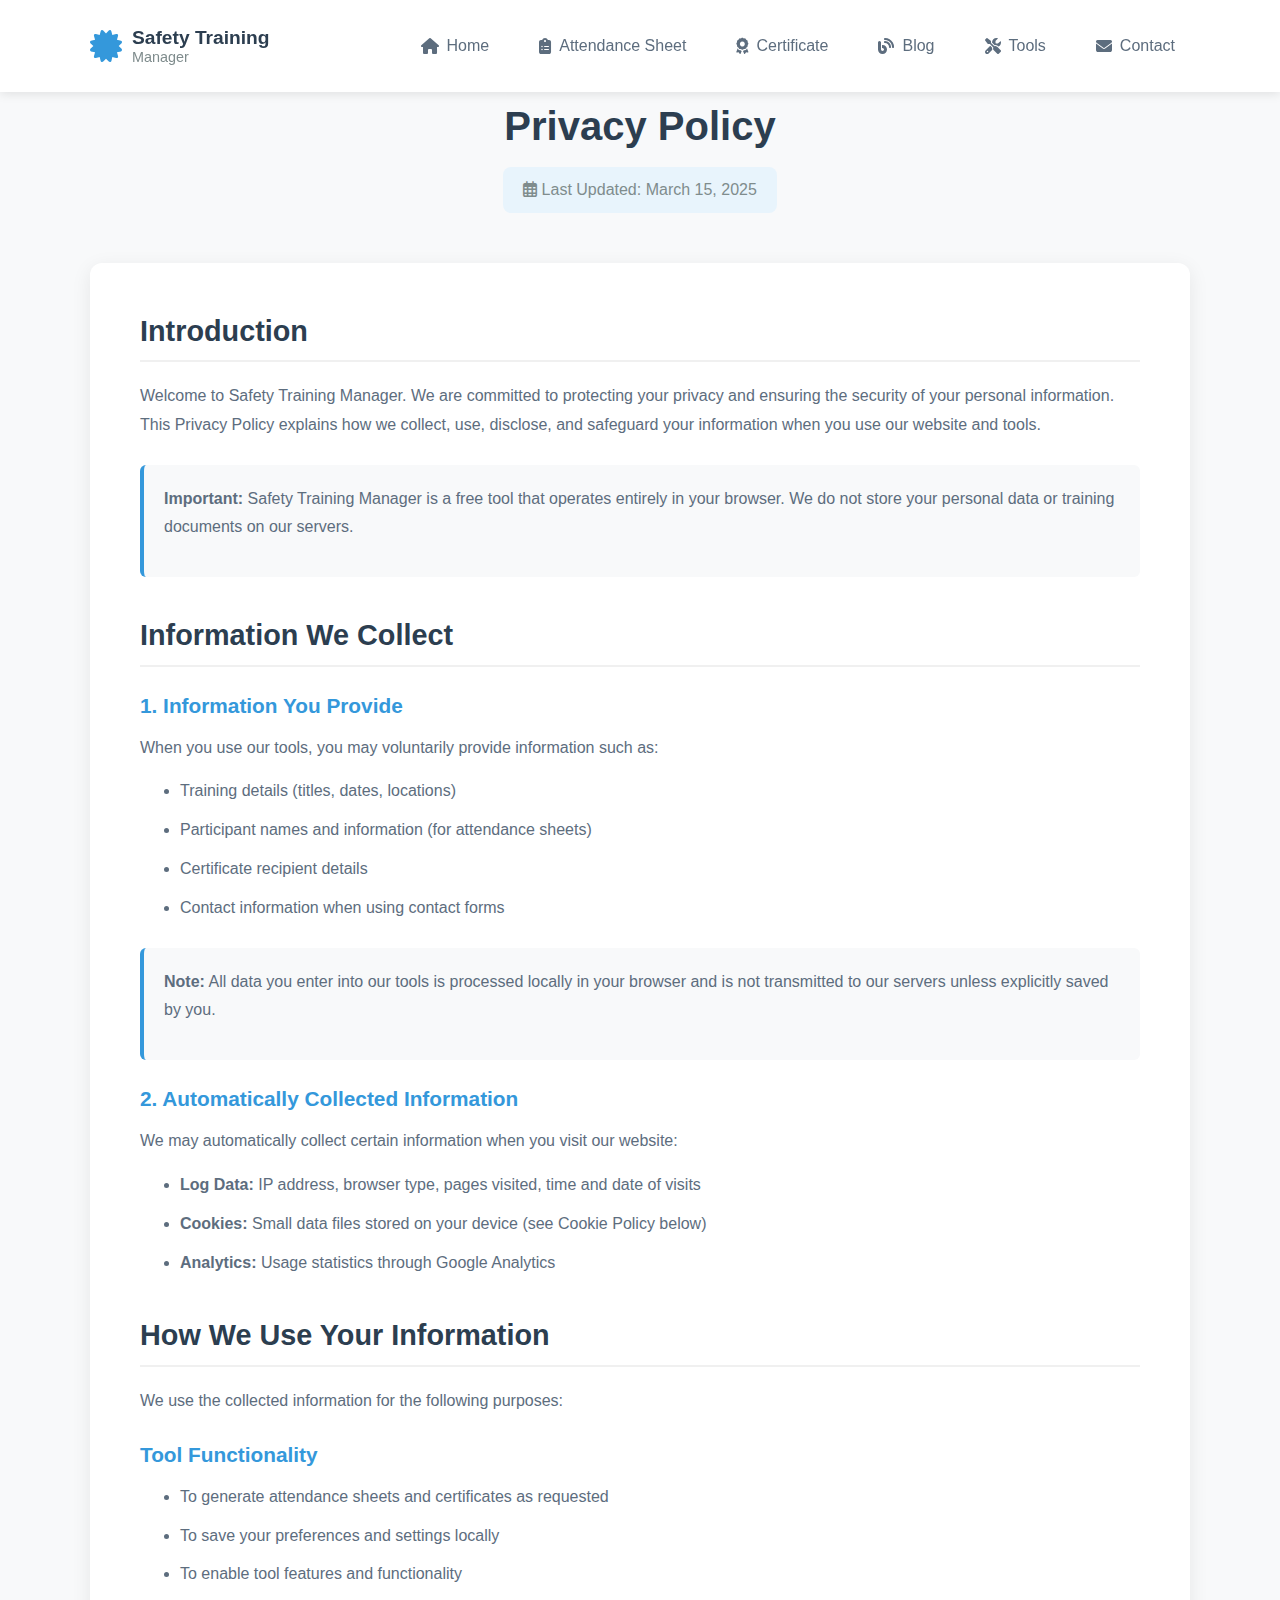
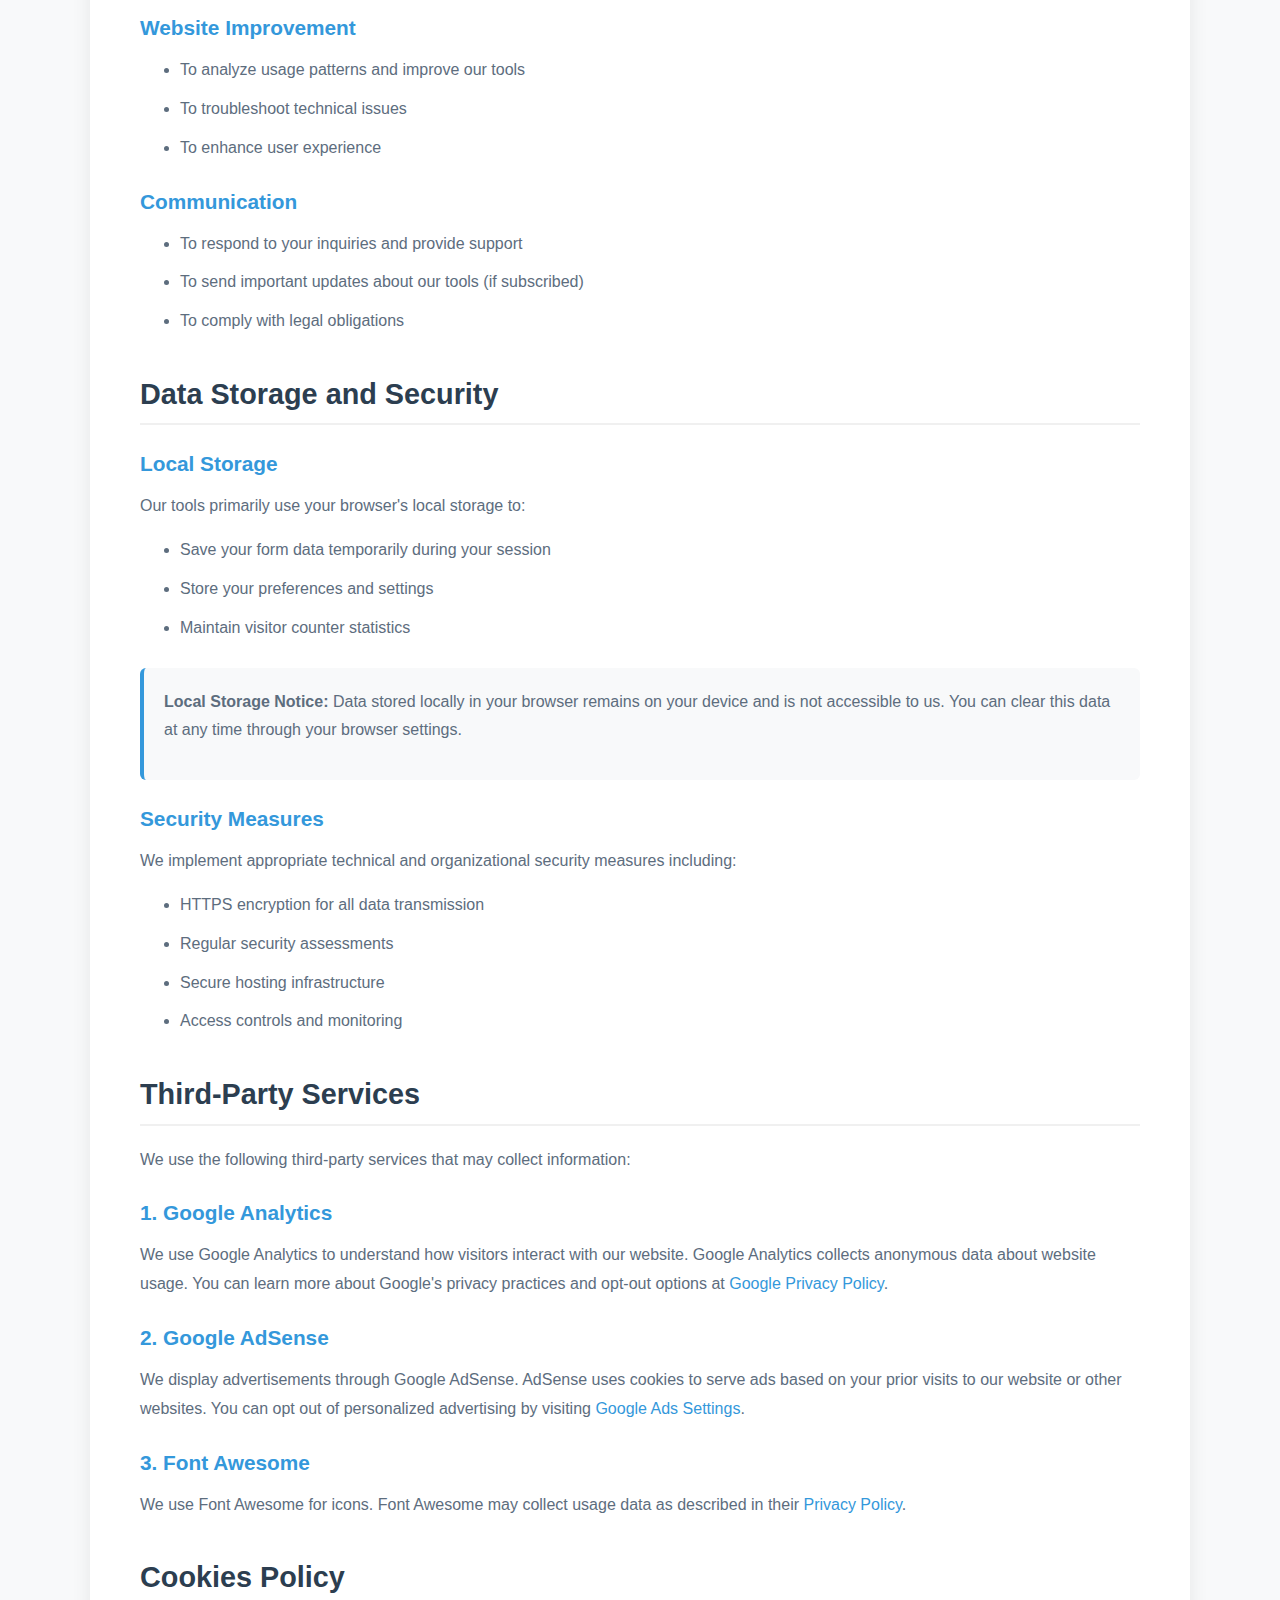
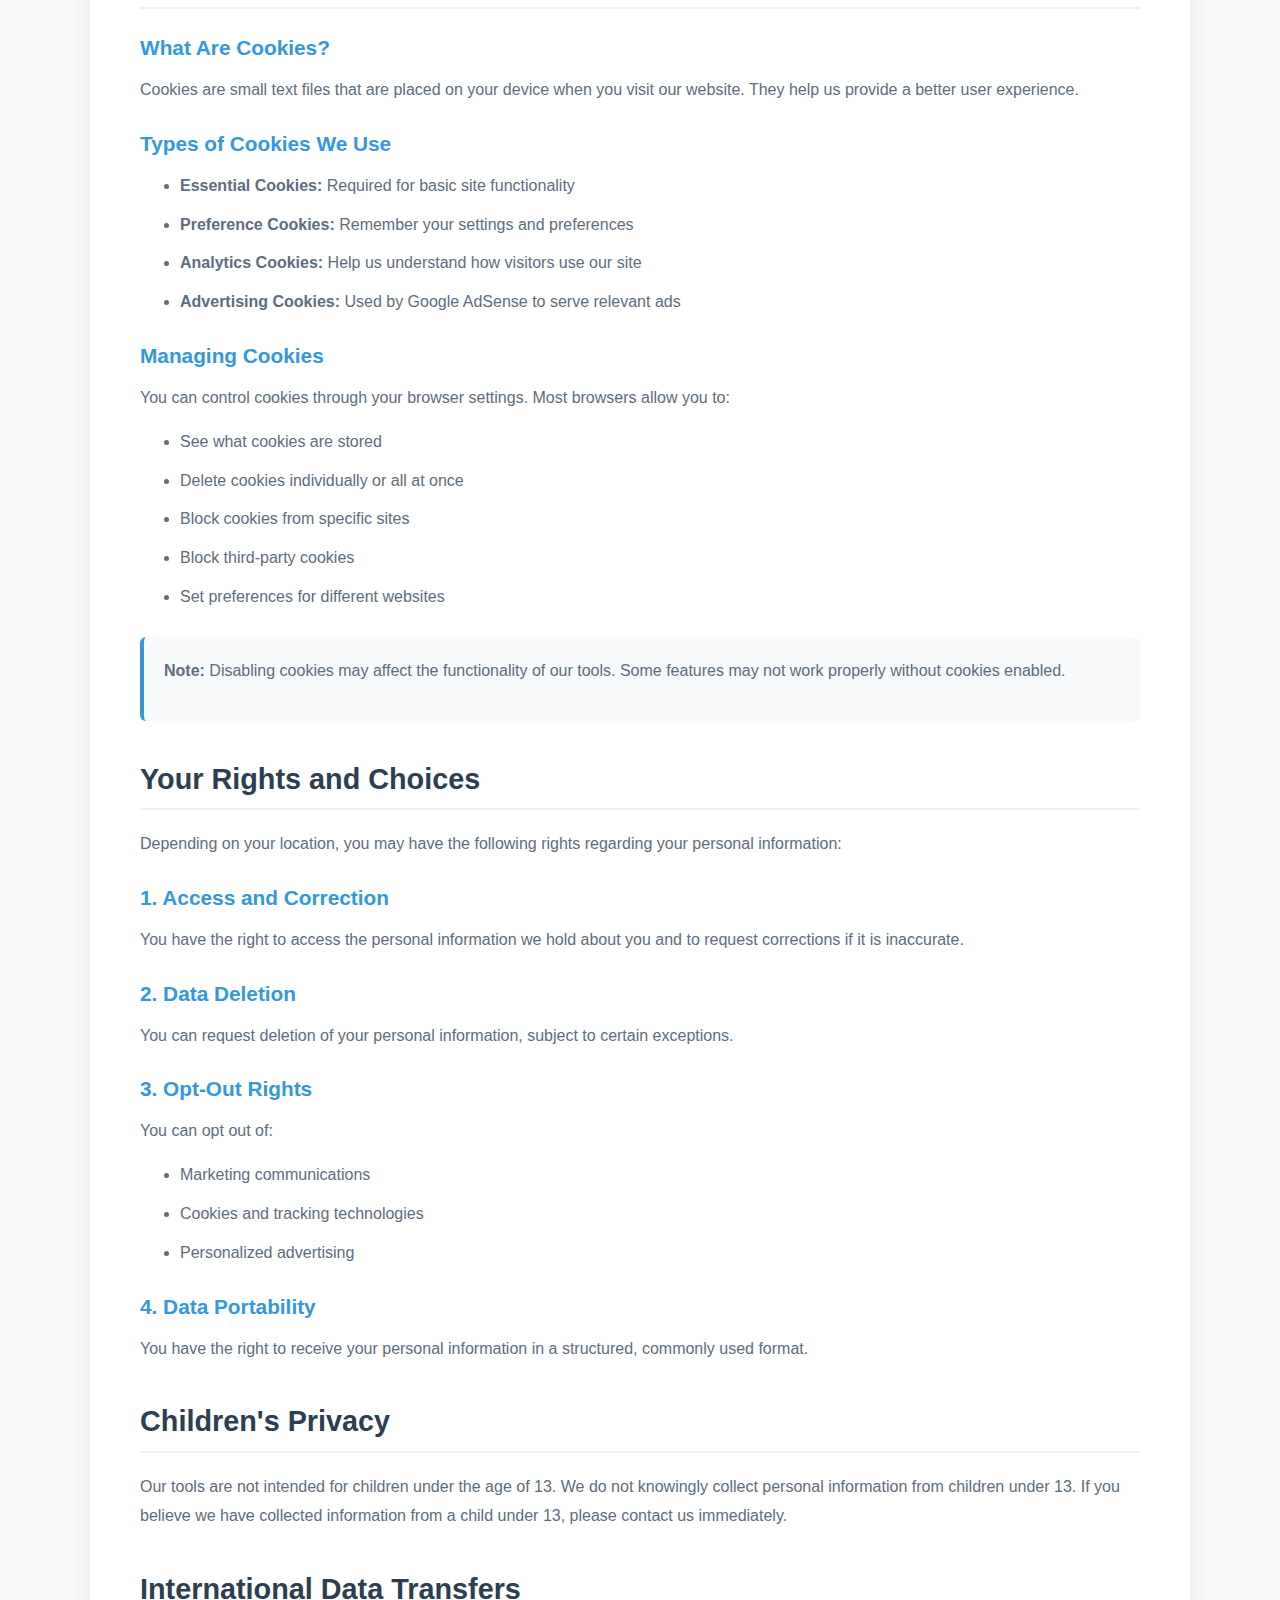
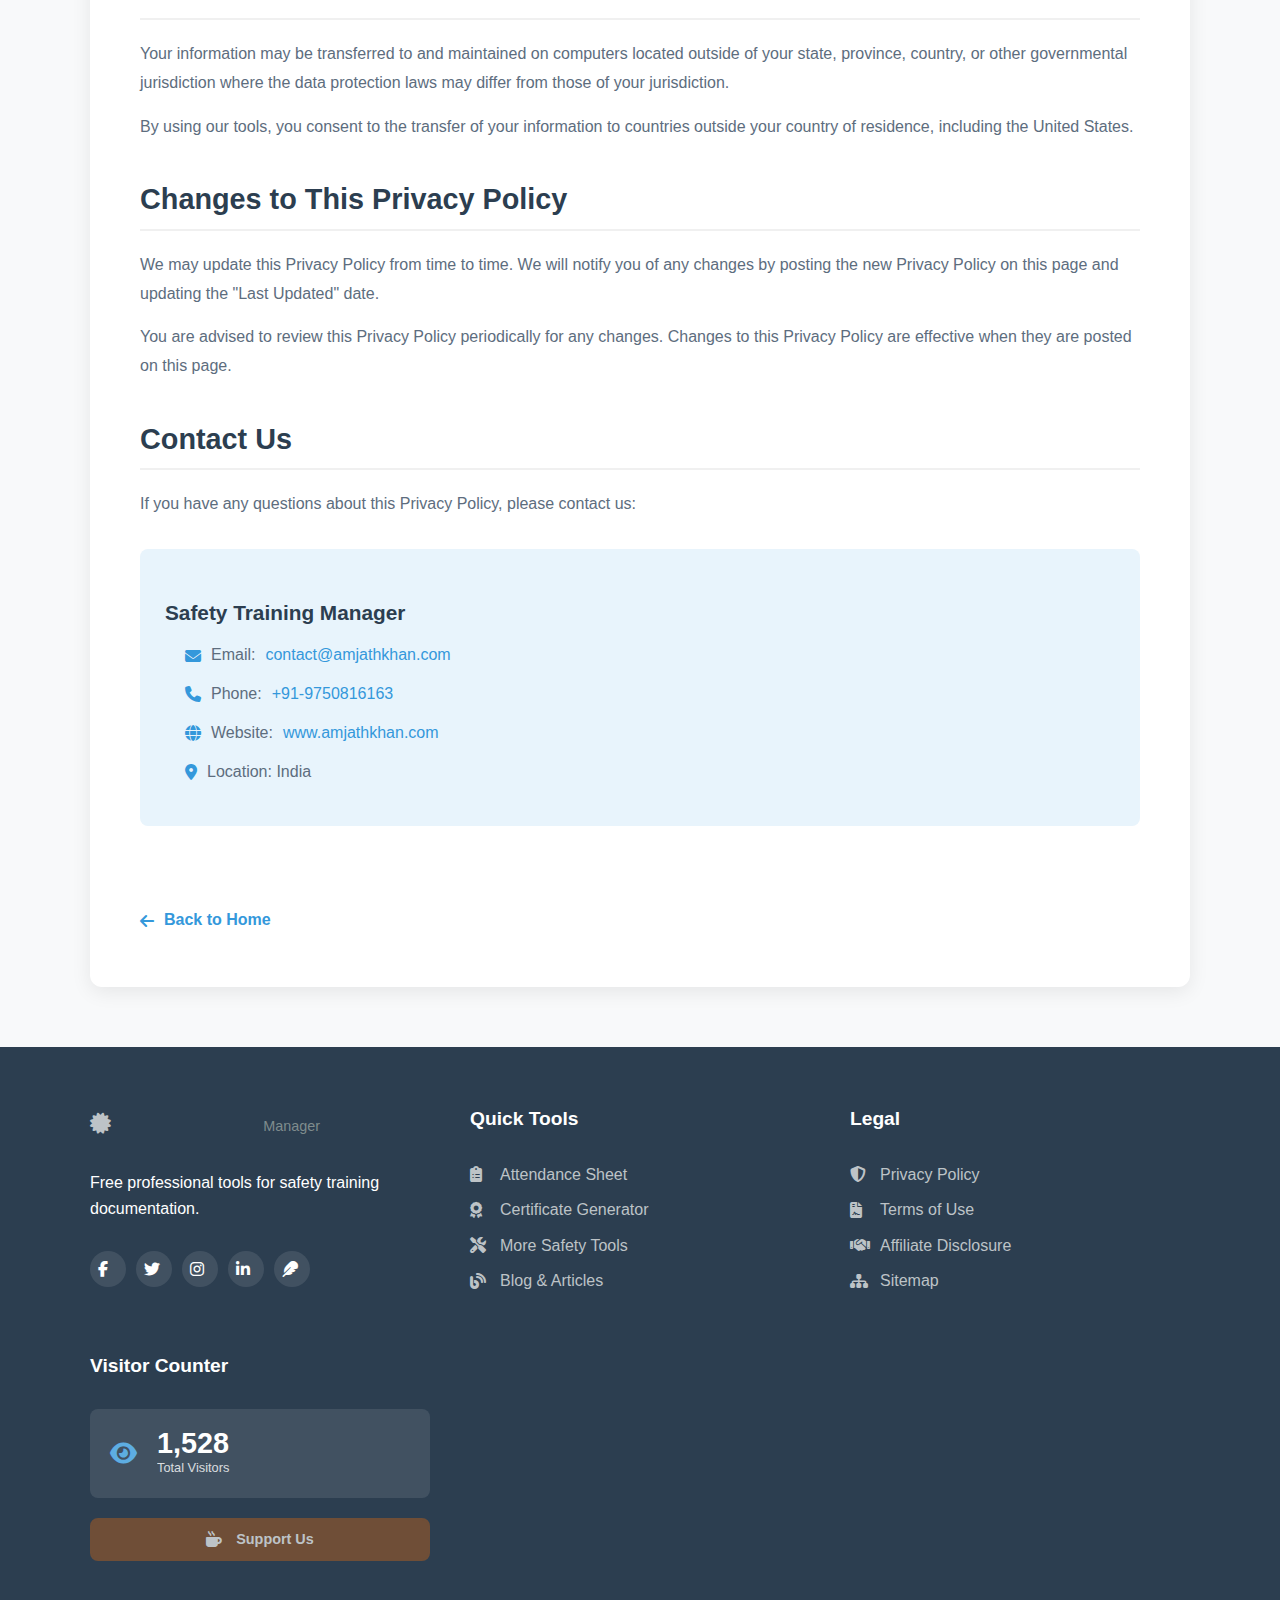
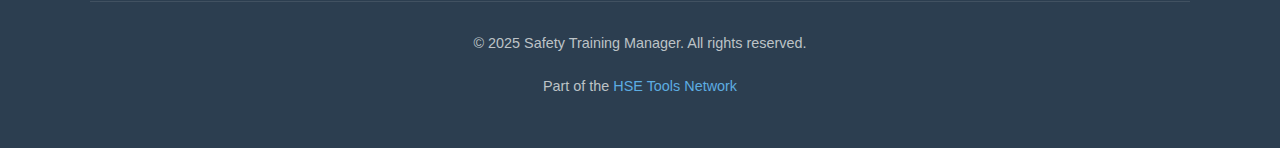
<file: pages/privacy.html>
<!DOCTYPE html>
<html lang="en">
<head>
    <meta charset="UTF-8">
    <meta name="viewport" content="width=device-width, initial-scale=1.0">
    <title>Privacy Policy | Safety Training Manager</title>
    <meta name="description" content="Privacy policy for Safety Training Manager. Learn how we handle your data and protect your privacy.">
    
    <!-- Font Awesome -->
    <link rel="stylesheet" href="https://cdnjs.cloudflare.com/ajax/libs/font-awesome/6.4.0/css/all.min.css">
    
    <!-- CSS -->
    <link rel="stylesheet" href="../css/style.css">
    <link rel="stylesheet" href="../css/utilities.css">
    <link rel="stylesheet" href="../css/responsive.css">
    
    <style>
        .privacy-page {
            padding: 100px 0 60px;
            background: #f8f9fa;
            min-height: 100vh;
        }
        
        .page-header {
            text-align: center;
            margin-bottom: 50px;
        }
        
        .page-title {
            color: #2c3e50;
            font-size: 2.5rem;
            margin-bottom: 15px;
        }
        
        .last-updated {
            color: #7f8c8d;
            font-size: 1rem;
            background: #e8f4fc;
            padding: 10px 20px;
            border-radius: 8px;
            display: inline-block;
        }
        
        .privacy-content {
            background: white;
            padding: 50px;
            border-radius: 12px;
            box-shadow: 0 5px 20px rgba(0,0,0,0.08);
            line-height: 1.8;
        }
        
        .section {
            margin-bottom: 40px;
        }
        
        .section h2 {
            color: #2c3e50;
            font-size: 1.8rem;
            margin-bottom: 20px;
            padding-bottom: 10px;
            border-bottom: 2px solid #f0f0f0;
        }
        
        .section h3 {
            color: #3498db;
            font-size: 1.3rem;
            margin: 25px 0 15px;
        }
        
        .section p {
            color: #5d6d7e;
            margin-bottom: 15px;
        }
        
        .section ul, .section ol {
            color: #5d6d7e;
            margin: 15px 0 15px 20px;
            padding-left: 20px;
        }
        
        .section li {
            margin-bottom: 10px;
        }
        
        .highlight-box {
            background: #f8f9fa;
            border-left: 4px solid #3498db;
            padding: 20px;
            margin: 25px 0;
            border-radius: 6px;
        }
        
        .contact-info {
            background: #e8f4fc;
            padding: 25px;
            border-radius: 8px;
            margin-top: 30px;
        }
        
        .contact-info h3 {
            color: #2c3e50;
            margin-bottom: 15px;
        }
        
        .contact-info ul {
            list-style: none;
            padding-left: 0;
        }
        
        .contact-info li {
            margin-bottom: 10px;
            display: flex;
            align-items: center;
            gap: 10px;
        }
        
        .contact-info i {
            color: #3498db;
        }
        
        .back-link {
            display: inline-flex;
            align-items: center;
            gap: 10px;
            margin-top: 40px;
            color: #3498db;
            font-weight: 600;
        }
        
        @media (max-width: 768px) {
            .privacy-page {
                padding: 80px 0 40px;
            }
            
            .page-title {
                font-size: 2rem;
            }
            
            .privacy-content {
                padding: 30px 20px;
            }
        }
    </style>
</head>
<body>
    <!-- Header -->
    <header class="header">
        <div class="container">
            <nav class="navbar">
                <a href="../index.html" class="logo">
                    <i class="fas fa-certificate logo-icon"></i>
                    <div class="logo-text">
                        <span class="logo-main">Safety Training</span>
                        <span class="logo-sub">Manager</span>
                    </div>
                </a>
                
                <div class="nav-links" id="navLinks">
                    <a href="../index.html" class="nav-link"><i class="fas fa-home"></i> Home</a>
                    <a href="../attendance.html" class="nav-link"><i class="fas fa-clipboard-list"></i> Attendance Sheet</a>
                    <a href="../certificate.html" class="nav-link"><i class="fas fa-award"></i> Certificate</a>
                    <a href="blog.html" class="nav-link"><i class="fas fa-blog"></i> Blog</a>
                    <a href="tools.html" class="nav-link"><i class="fas fa-tools"></i> Tools</a>
                    <a href="../index.html#contact" class="nav-link"><i class="fas fa-envelope"></i> Contact</a>
                </div>
                
                <div class="mobile-toggle" id="mobileToggle">
                    <i class="fas fa-bars"></i>
                </div>
            </nav>
        </div>
    </header>

    <!-- Privacy Policy Page -->
    <section class="privacy-page">
        <div class="container">
            <div class="page-header">
                <h1 class="page-title">Privacy Policy</h1>
                <div class="last-updated">
                    <i class="far fa-calendar-alt"></i> Last Updated: March 15, 2025
                </div>
            </div>
            
            <div class="privacy-content">
                <div class="section">
                    <h2>Introduction</h2>
                    <p>Welcome to Safety Training Manager. We are committed to protecting your privacy and ensuring the security of your personal information. This Privacy Policy explains how we collect, use, disclose, and safeguard your information when you use our website and tools.</p>
                    
                    <div class="highlight-box">
                        <p><strong>Important:</strong> Safety Training Manager is a free tool that operates entirely in your browser. We do not store your personal data or training documents on our servers.</p>
                    </div>
                </div>
                
                <div class="section">
                    <h2>Information We Collect</h2>
                    
                    <h3>1. Information You Provide</h3>
                    <p>When you use our tools, you may voluntarily provide information such as:</p>
                    <ul>
                        <li>Training details (titles, dates, locations)</li>
                        <li>Participant names and information (for attendance sheets)</li>
                        <li>Certificate recipient details</li>
                        <li>Contact information when using contact forms</li>
                    </ul>
                    
                    <div class="highlight-box">
                        <p><strong>Note:</strong> All data you enter into our tools is processed locally in your browser and is not transmitted to our servers unless explicitly saved by you.</p>
                    </div>
                    
                    <h3>2. Automatically Collected Information</h3>
                    <p>We may automatically collect certain information when you visit our website:</p>
                    <ul>
                        <li><strong>Log Data:</strong> IP address, browser type, pages visited, time and date of visits</li>
                        <li><strong>Cookies:</strong> Small data files stored on your device (see Cookie Policy below)</li>
                        <li><strong>Analytics:</strong> Usage statistics through Google Analytics</li>
                    </ul>
                </div>
                
                <div class="section">
                    <h2>How We Use Your Information</h2>
                    <p>We use the collected information for the following purposes:</p>
                    
                    <h3>Tool Functionality</h3>
                    <ul>
                        <li>To generate attendance sheets and certificates as requested</li>
                        <li>To save your preferences and settings locally</li>
                        <li>To enable tool features and functionality</li>
                    </ul>
                    
                    <h3>Website Improvement</h3>
                    <ul>
                        <li>To analyze usage patterns and improve our tools</li>
                        <li>To troubleshoot technical issues</li>
                        <li>To enhance user experience</li>
                    </ul>
                    
                    <h3>Communication</h3>
                    <ul>
                        <li>To respond to your inquiries and provide support</li>
                        <li>To send important updates about our tools (if subscribed)</li>
                        <li>To comply with legal obligations</li>
                    </ul>
                </div>
                
                <div class="section">
                    <h2>Data Storage and Security</h2>
                    
                    <h3>Local Storage</h3>
                    <p>Our tools primarily use your browser's local storage to:</p>
                    <ul>
                        <li>Save your form data temporarily during your session</li>
                        <li>Store your preferences and settings</li>
                        <li>Maintain visitor counter statistics</li>
                    </ul>
                    
                    <div class="highlight-box">
                        <p><strong>Local Storage Notice:</strong> Data stored locally in your browser remains on your device and is not accessible to us. You can clear this data at any time through your browser settings.</p>
                    </div>
                    
                    <h3>Security Measures</h3>
                    <p>We implement appropriate technical and organizational security measures including:</p>
                    <ul>
                        <li>HTTPS encryption for all data transmission</li>
                        <li>Regular security assessments</li>
                        <li>Secure hosting infrastructure</li>
                        <li>Access controls and monitoring</li>
                    </ul>
                </div>
                
                <div class="section">
                    <h2>Third-Party Services</h2>
                    <p>We use the following third-party services that may collect information:</p>
                    
                    <h3>1. Google Analytics</h3>
                    <p>We use Google Analytics to understand how visitors interact with our website. Google Analytics collects anonymous data about website usage. You can learn more about Google's privacy practices and opt-out options at <a href="https://policies.google.com/privacy" target="_blank">Google Privacy Policy</a>.</p>
                    
                    <h3>2. Google AdSense</h3>
                    <p>We display advertisements through Google AdSense. AdSense uses cookies to serve ads based on your prior visits to our website or other websites. You can opt out of personalized advertising by visiting <a href="https://www.google.com/settings/ads" target="_blank">Google Ads Settings</a>.</p>
                    
                    <h3>3. Font Awesome</h3>
                    <p>We use Font Awesome for icons. Font Awesome may collect usage data as described in their <a href="https://fontawesome.com/privacy" target="_blank">Privacy Policy</a>.</p>
                </div>
                
                <div class="section">
                    <h2>Cookies Policy</h2>
                    
                    <h3>What Are Cookies?</h3>
                    <p>Cookies are small text files that are placed on your device when you visit our website. They help us provide a better user experience.</p>
                    
                    <h3>Types of Cookies We Use</h3>
                    <ul>
                        <li><strong>Essential Cookies:</strong> Required for basic site functionality</li>
                        <li><strong>Preference Cookies:</strong> Remember your settings and preferences</li>
                        <li><strong>Analytics Cookies:</strong> Help us understand how visitors use our site</li>
                        <li><strong>Advertising Cookies:</strong> Used by Google AdSense to serve relevant ads</li>
                    </ul>
                    
                    <h3>Managing Cookies</h3>
                    <p>You can control cookies through your browser settings. Most browsers allow you to:</p>
                    <ul>
                        <li>See what cookies are stored</li>
                        <li>Delete cookies individually or all at once</li>
                        <li>Block cookies from specific sites</li>
                        <li>Block third-party cookies</li>
                        <li>Set preferences for different websites</li>
                    </ul>
                    
                    <div class="highlight-box">
                        <p><strong>Note:</strong> Disabling cookies may affect the functionality of our tools. Some features may not work properly without cookies enabled.</p>
                    </div>
                </div>
                
                <div class="section">
                    <h2>Your Rights and Choices</h2>
                    <p>Depending on your location, you may have the following rights regarding your personal information:</p>
                    
                    <h3>1. Access and Correction</h3>
                    <p>You have the right to access the personal information we hold about you and to request corrections if it is inaccurate.</p>
                    
                    <h3>2. Data Deletion</h3>
                    <p>You can request deletion of your personal information, subject to certain exceptions.</p>
                    
                    <h3>3. Opt-Out Rights</h3>
                    <p>You can opt out of:</p>
                    <ul>
                        <li>Marketing communications</li>
                        <li>Cookies and tracking technologies</li>
                        <li>Personalized advertising</li>
                    </ul>
                    
                    <h3>4. Data Portability</h3>
                    <p>You have the right to receive your personal information in a structured, commonly used format.</p>
                </div>
                
                <div class="section">
                    <h2>Children's Privacy</h2>
                    <p>Our tools are not intended for children under the age of 13. We do not knowingly collect personal information from children under 13. If you believe we have collected information from a child under 13, please contact us immediately.</p>
                </div>
                
                <div class="section">
                    <h2>International Data Transfers</h2>
                    <p>Your information may be transferred to and maintained on computers located outside of your state, province, country, or other governmental jurisdiction where the data protection laws may differ from those of your jurisdiction.</p>
                    
                    <p>By using our tools, you consent to the transfer of your information to countries outside your country of residence, including the United States.</p>
                </div>
                
                <div class="section">
                    <h2>Changes to This Privacy Policy</h2>
                    <p>We may update this Privacy Policy from time to time. We will notify you of any changes by posting the new Privacy Policy on this page and updating the "Last Updated" date.</p>
                    
                    <p>You are advised to review this Privacy Policy periodically for any changes. Changes to this Privacy Policy are effective when they are posted on this page.</p>
                </div>
                
                <div class="section">
                    <h2>Contact Us</h2>
                    <p>If you have any questions about this Privacy Policy, please contact us:</p>
                    
                    <div class="contact-info">
                        <h3>Safety Training Manager</h3>
                        <ul>
                            <li><i class="fas fa-envelope"></i> Email: <a href="mailto:contact@amjathkhan.com">contact@amjathkhan.com</a></li>
                            <li><i class="fas fa-phone"></i> Phone: <a href="tel:+919750816163">+91-9750816163</a></li>
                            <li><i class="fas fa-globe"></i> Website: <a href="https://www.amjathkhan.com/" target="_blank">www.amjathkhan.com</a></li>
                            <li><i class="fas fa-map-marker-alt"></i> Location: India</li>
                        </ul>
                    </div>
                </div>
                
                <a href="../index.html" class="back-link">
                    <i class="fas fa-arrow-left"></i> Back to Home
                </a>
            </div>
        </div>
    </section>

    <!-- Footer -->
    <footer class="footer">
        <div class="container">
            <div class="footer-grid">
                <div class="footer-col">
                    <a href="../index.html" class="footer-logo">
                        <i class="fas fa-certificate"></i>
                        <div>
                            <span class="logo-main">Safety Training</span>
                            <span class="logo-sub">Manager</span>
                        </div>
                    </a>
                    <p>Free professional tools for safety training documentation.</p>
                    <div class="footer-social">
                        <a href="https://www.facebook.com/Amjathkhan.s" target="_blank"><i class="fab fa-facebook-f"></i></a>
                        <a href="https://x.com/amjikhan" target="_blank"><i class="fab fa-twitter"></i></a>
                        <a href="https://www.instagram.com/amjathkhan_official/" target="_blank"><i class="fab fa-instagram"></i></a>
                        <a href="https://www.linkedin.com/in/amjathkhan-shiekusman/" target="_blank"><i class="fab fa-linkedin-in"></i></a>
                        <a href="https://bsky.app/profile/amjathkhan.bsky.social" target="_blank"><i class="fas fa-feather"></i></a>
                    </div>
                </div>
                
                <div class="footer-col">
                    <h4>Quick Tools</h4>
                    <ul>
                        <li><a href="../attendance.html"><i class="fas fa-clipboard-list"></i> Attendance Sheet</a></li>
                        <li><a href="../certificate.html"><i class="fas fa-award"></i> Certificate Generator</a></li>
                        <li><a href="../index.html#tools"><i class="fas fa-tools"></i> More Safety Tools</a></li>
                        <li><a href="blog.html"><i class="fas fa-blog"></i> Blog & Articles</a></li>
                    </ul>
                </div>
                
                <div class="footer-col">
                    <h4>Legal</h4>
                    <ul>
                        <li><a href="privacy.html"><i class="fas fa-shield-alt"></i> Privacy Policy</a></li>
                        <li><a href="terms.html"><i class="fas fa-file-contract"></i> Terms of Use</a></li>
                        <li><a href="affiliate-disclosure.html"><i class="fas fa-handshake"></i> Affiliate Disclosure</a></li>
                        <li><a href="sitemap.html"><i class="fas fa-sitemap"></i> Sitemap</a></li>
                    </ul>
                </div>
                
                <div class="footer-col">
                    <h4>Visitor Counter</h4>
                    <div class="visitor-counter">
                        <i class="fas fa-eye"></i>
                        <div class="counter">
                            <span id="footerVisitorCount">Loading...</span>
                            <small>Total Visitors</small>
                        </div>
                    </div>
                    <a href="https://buymeacoffee.com/s.amjathkhan" target="_blank" class="btn btn-coffee btn-small mt-2">
                        <i class="fas fa-mug-hot"></i> Support Us
                    </a>
                </div>
            </div>
            
            <div class="footer-bottom">
                <p>&copy; 2025 Safety Training Manager. All rights reserved.</p>
                <p>Part of the <a href="https://www.hsecalculator.com/" target="_blank">HSE Tools Network</a></p>
            </div>
        </div>
    </footer>

    <!-- JavaScript -->
    <script src="../js/main.js"></script>
    
    <script>
        document.addEventListener('DOMContentLoaded', function() {
            // Mobile menu toggle
            const mobileToggle = document.getElementById('mobileToggle');
            const navLinks = document.getElementById('navLinks');
            
            if (mobileToggle) {
                mobileToggle.addEventListener('click', function() {
                    navLinks.classList.toggle('active');
                });
            }
            
            // Update visitor counter
            updateVisitorCounter();
        });
        
        function updateVisitorCounter() {
            const counterElement = document.getElementById('footerVisitorCount');
            if (!counterElement) return;
            
            let currentCount = parseInt(localStorage.getItem('trainingVisitors')) || 1524;
            currentCount++;
            localStorage.setItem('trainingVisitors', currentCount.toString());
            counterElement.textContent = currentCount.toLocaleString();
        }
    </script>
</body>
</html>
</file>
<file: css/style.css>
/* ============================================
   Safety Training Manager - Main Stylesheet
   Version: 1.0
   Author: Amjath Khan
   ============================================ */

/* CSS Variables */
:root {
    /* Primary Colors */
    --primary-color: #3498db;
    --primary-dark: #2980b9;
    --primary-light: #5dade2;
    
    /* Secondary Colors */
    --secondary-color: #2ecc71;
    --secondary-dark: #27ae60;
    --secondary-light: #58d68d;
    
    /* Accent Colors */
    --accent-color: #e74c3c;
    --warning-color: #f39c12;
    --info-color: #3498db;
    --success-color: #2ecc71;
    
    /* Neutral Colors */
    --dark-color: #2c3e50;
    --text-color: #34495e;
    --light-color: #ecf0f1;
    --white: #ffffff;
    --gray: #95a5a6;
    --gray-light: #bdc3c7;
    --gray-dark: #7f8c8d;
    
    /* Border & Shadow */
    --border-color: #ddd;
    --border-radius: 8px;
    --border-radius-lg: 12px;
    --border-radius-sm: 4px;
    --box-shadow: 0 5px 15px rgba(0,0,0,0.08);
    --box-shadow-lg: 0 10px 30px rgba(0,0,0,0.15);
    --box-shadow-sm: 0 3px 10px rgba(0,0,0,0.05);
    
    /* Spacing */
    --spacing-xs: 5px;
    --spacing-sm: 10px;
    --spacing-md: 20px;
    --spacing-lg: 30px;
    --spacing-xl: 40px;
    --spacing-xxl: 60px;
    
    /* Typography */
    --font-primary: 'Poppins', sans-serif;
    --font-secondary: 'Roboto', sans-serif;
    --font-size-xs: 0.75rem;
    --font-size-sm: 0.875rem;
    --font-size-base: 1rem;
    --font-size-md: 1.125rem;
    --font-size-lg: 1.25rem;
    --font-size-xl: 1.5rem;
    --font-size-xxl: 2rem;
    --font-size-xxxl: 2.5rem;
    
    /* Transitions */
    --transition-fast: 0.2s ease;
    --transition-normal: 0.3s ease;
    --transition-slow: 0.5s ease;
}

/* Reset & Base Styles */
* {
    margin: 0;
    padding: 0;
    box-sizing: border-box;
}

html {
    scroll-behavior: smooth;
}

body {
    font-family: var(--font-secondary);
    font-size: var(--font-size-base);
    line-height: 1.6;
    color: var(--text-color);
    background: var(--white);
    overflow-x: hidden;
}

h1, h2, h3, h4, h5, h6 {
    font-family: var(--font-primary);
    font-weight: 600;
    line-height: 1.3;
    margin-bottom: var(--spacing-md);
    color: var(--dark-color);
}

h1 { font-size: var(--font-size-xxxl); }
h2 { font-size: var(--font-size-xxl); }
h3 { font-size: var(--font-size-xl); }
h4 { font-size: var(--font-size-lg); }
h5 { font-size: var(--font-size-md); }
h6 { font-size: var(--font-size-base); }

p {
    margin-bottom: var(--spacing-md);
}

a {
    color: var(--primary-color);
    text-decoration: none;
    transition: color var(--transition-fast);
}

a:hover {
    color: var(--primary-dark);
}

ul, ol {
    margin-bottom: var(--spacing-md);
    padding-left: var(--spacing-lg);
}

li {
    margin-bottom: var(--spacing-sm);
}

img {
    max-width: 100%;
    height: auto;
    display: block;
}

/* Container */
.container {
    width: 100%;
    max-width: 1200px;
    margin: 0 auto;
    padding: 0 var(--spacing-md);
}

@media (min-width: 768px) {
    .container {
        padding: 0 var(--spacing-lg);
    }
}

/* Header & Navigation */
.header {
    background: var(--white);
    box-shadow: 0 2px 10px rgba(0,0,0,0.1);
    position: fixed;
    top: 0;
    left: 0;
    right: 0;
    z-index: 1000;
    padding: var(--spacing-sm) 0;
}

.navbar {
    display: flex;
    justify-content: space-between;
    align-items: center;
    padding: var(--spacing-sm) 0;
}

.logo {
    display: flex;
    align-items: center;
    gap: var(--spacing-sm);
    font-weight: 700;
    font-size: var(--font-size-lg);
    color: var(--dark-color);
}

.logo-icon {
    color: var(--primary-color);
    font-size: 1.8rem;
}

.logo-text {
    display: flex;
    flex-direction: column;
    line-height: 1.2;
}

.logo-main {
    font-size: 1.1rem;
    font-weight: 700;
    color: var(--dark-color);
}

.logo-sub {
    font-size: 0.9rem;
    font-weight: 500;
    color: var(--primary-color);
}

.nav-links {
    display: flex;
    gap: var(--spacing-lg);
    align-items: center;
}

.nav-link {
    display: flex;
    align-items: center;
    gap: 8px;
    color: var(--text-color);
    font-weight: 500;
    padding: var(--spacing-sm) var(--spacing-md);
    border-radius: var(--border-radius);
    transition: all var(--transition-normal);
}

.nav-link:hover,
.nav-link.active {
    color: var(--primary-color);
    background: rgba(52, 152, 219, 0.1);
}

.mobile-toggle {
    display: none;
    font-size: 1.5rem;
    cursor: pointer;
    color: var(--dark-color);
}

/* Hero Section */
.hero {
    padding: 140px 0 80px;
    background: linear-gradient(135deg, var(--primary-color) 0%, var(--primary-dark) 100%);
    color: var(--white);
    text-align: center;
    position: relative;
    overflow: hidden;
}

.hero:before {
    content: '';
    position: absolute;
    top: 0;
    left: 0;
    right: 0;
    bottom: 0;
    background: url('data:image/svg+xml,<svg xmlns="http://www.w3.org/2000/svg" viewBox="0 0 1000 100" preserveAspectRatio="none"><path d="M500,97C126.7,96.3,0.8,19.8,0,0v100l1000,0V1C1000,19.4,873.3,97.8,500,97z" fill="%23ffffff"/></svg>');
    background-position: bottom;
    background-repeat: no-repeat;
    background-size: 100% 50px;
    opacity: 0.1;
}

.hero-content {
    max-width: 800px;
    margin: 0 auto;
    position: relative;
    z-index: 1;
}

.hero-title {
    font-size: 2.8rem;
    color: var(--white);
    margin-bottom: var(--spacing-md);
    line-height: 1.2;
}

.hero-subtitle {
    font-size: 1.2rem;
    color: rgba(255,255,255,0.9);
    margin-bottom: var(--spacing-xl);
    line-height: 1.6;
}

.hero-buttons {
    display: flex;
    gap: var(--spacing-md);
    justify-content: center;
    margin-bottom: var(--spacing-xl);
}

.hero-stats {
    display: flex;
    justify-content: center;
    gap: var(--spacing-xl);
    flex-wrap: wrap;
    margin-top: var(--spacing-xl);
    padding-top: var(--spacing-xl);
    border-top: 1px solid rgba(255,255,255,0.2);
}

.stat-item {
    display: flex;
    align-items: center;
    gap: var(--spacing-sm);
    font-size: 1.1rem;
}

.stat-item i {
    font-size: 1.5rem;
    color: var(--secondary-color);
}

/* Buttons */
.btn {
    display: inline-flex;
    align-items: center;
    justify-content: center;
    gap: 10px;
    padding: 12px 28px;
    border-radius: var(--border-radius);
    font-weight: 600;
    font-size: 1rem;
    text-decoration: none;
    cursor: pointer;
    transition: all var(--transition-normal);
    border: 2px solid transparent;
    white-space: nowrap;
}

.btn i {
    font-size: 1.1em;
}

.btn-small {
    padding: 8px 20px;
    font-size: 0.9rem;
}

.btn-primary {
    background: var(--primary-color);
    color: var(--white);
    border-color: var(--primary-color);
}

.btn-primary:hover {
    background: var(--primary-dark);
    border-color: var(--primary-dark);
    transform: translateY(-2px);
    box-shadow: var(--box-shadow);
}

.btn-secondary {
    background: var(--secondary-color);
    color: var(--white);
    border-color: var(--secondary-color);
}

.btn-secondary:hover {
    background: var(--secondary-dark);
    border-color: var(--secondary-dark);
    transform: translateY(-2px);
    box-shadow: var(--box-shadow);
}

.btn-outline {
    background: transparent;
    color: var(--primary-color);
    border-color: var(--primary-color);
}

.btn-outline:hover {
    background: var(--primary-color);
    color: var(--white);
    transform: translateY(-2px);
}

.btn-warning {
    background: var(--warning-color);
    color: var(--white);
    border-color: var(--warning-color);
}

.btn-warning:hover {
    background: #e67e22;
    border-color: #e67e22;
    transform: translateY(-2px);
}

.btn-coffee {
    background: #6f4e37;
    color: var(--white);
    border-color: #6f4e37;
}

.btn-coffee:hover {
    background: #5a3d2a;
    border-color: #5a3d2a;
    transform: translateY(-2px);
}

/* Section Styles */
section {
    padding: var(--spacing-xxl) 0;
}

.section-title {
    text-align: center;
    margin-bottom: var(--spacing-sm);
    color: var(--dark-color);
}

.section-subtitle {
    text-align: center;
    color: var(--gray-dark);
    margin-bottom: var(--spacing-xl);
    max-width: 700px;
    margin-left: auto;
    margin-right: auto;
}

/* Features Section */
.features {
    background: var(--light-color);
}

.features-grid {
    display: grid;
    grid-template-columns: repeat(auto-fit, minmax(300px, 1fr));
    gap: var(--spacing-xl);
    margin-top: var(--spacing-xl);
}

.feature-card {
    background: var(--white);
    padding: var(--spacing-xl);
    border-radius: var(--border-radius-lg);
    box-shadow: var(--box-shadow);
    transition: all var(--transition-normal);
    text-align: center;
}

.feature-card:hover {
    transform: translateY(-10px);
    box-shadow: var(--box-shadow-lg);
}

.feature-icon {
    font-size: 3rem;
    color: var(--primary-color);
    margin-bottom: var(--spacing-lg);
}

.feature-card h3 {
    margin-bottom: var(--spacing-md);
}

.feature-list {
    list-style: none;
    padding-left: 0;
    text-align: left;
    margin-top: var(--spacing-lg);
}

.feature-list li {
    display: flex;
    align-items: center;
    gap: var(--spacing-sm);
    margin-bottom: var(--spacing-sm);
}

.feature-list i {
    color: var(--success-color);
}

/* How It Works */
.how-it-works {
    background: var(--white);
}

.steps {
    display: grid;
    grid-template-columns: repeat(auto-fit, minmax(250px, 1fr));
    gap: var(--spacing-xl);
    margin-top: var(--spacing-xl);
}

.step {
    text-align: center;
    position: relative;
}

.step-number {
    width: 60px;
    height: 60px;
    background: var(--primary-color);
    color: var(--white);
    border-radius: 50%;
    display: flex;
    align-items: center;
    justify-content: center;
    font-size: 1.5rem;
    font-weight: bold;
    margin: 0 auto var(--spacing-lg);
    position: relative;
}

.step-number:after {
    content: '';
    position: absolute;
    top: 50%;
    left: 100%;
    width: var(--spacing-xl);
    height: 2px;
    background: var(--border-color);
}

.step:last-child .step-number:after {
    display: none;
}

/* Amazon Banner */
.amazon-banner {
    background: linear-gradient(135deg, #ff9900 0%, #ff6600 100%);
    color: var(--white);
    padding: var(--spacing-lg) 0;
}

.banner-content {
    display: flex;
    justify-content: space-between;
    align-items: center;
    gap: var(--spacing-lg);
}

.banner-text h3 {
    color: var(--white);
    margin-bottom: var(--spacing-xs);
    display: flex;
    align-items: center;
    gap: var(--spacing-sm);
}

/* Tools Directory */
.tools-directory {
    background: var(--light-color);
}

.tools-tabs {
    background: var(--white);
    border-radius: var(--border-radius-lg);
    overflow: hidden;
    box-shadow: var(--box-shadow);
}

.tab-buttons {
    display: flex;
    overflow-x: auto;
    background: var(--dark-color);
}

.tab-btn {
    flex: 1;
    min-width: 150px;
    padding: var(--spacing-lg) var(--spacing-md);
    background: transparent;
    border: none;
    color: var(--gray-light);
    font-weight: 600;
    cursor: pointer;
    transition: all var(--transition-normal);
    white-space: nowrap;
}

.tab-btn:hover,
.tab-btn.active {
    color: var(--white);
    background: var(--primary-color);
}

.tab-content {
    padding: var(--spacing-xl);
    display: none;
}

.tab-content.active {
    display: block;
}

.tools-grid {
    display: grid;
    grid-template-columns: repeat(auto-fill, minmax(250px, 1fr));
    gap: var(--spacing-lg);
}

.tool-card {
    background: var(--light-color);
    padding: var(--spacing-lg);
    border-radius: var(--border-radius);
    text-decoration: none;
    color: var(--text-color);
    transition: all var(--transition-normal);
    border: 1px solid var(--border-color);
}

.tool-card:hover {
    transform: translateY(-5px);
    box-shadow: var(--box-shadow);
    border-color: var(--primary-color);
}

.tool-icon {
    font-size: 2rem;
    color: var(--primary-color);
    margin-bottom: var(--spacing-md);
}

.tool-card h4 {
    margin-bottom: var(--spacing-sm);
    color: var(--dark-color);
}

.tool-card p {
    font-size: 0.9rem;
    color: var(--gray-dark);
    margin-bottom: 0;
}

/* Support Section */
.support-section {
    background: linear-gradient(135deg, #667eea 0%, #764ba2 100%);
}

.support-card {
    background: rgba(255, 255, 255, 0.95);
    padding: var(--spacing-xl);
    border-radius: var(--border-radius-lg);
    text-align: center;
    backdrop-filter: blur(10px);
}

.support-icon {
    font-size: 3rem;
    color: #667eea;
    margin-bottom: var(--spacing-lg);
}

.support-content h3 {
    color: #2c3e50;
    margin-bottom: var(--spacing-md);
}

.support-buttons {
    display: flex;
    gap: var(--spacing-md);
    justify-content: center;
    margin-top: var(--spacing-lg);
}

/* Social Sharing Modal */
.modal {
    display: none;
    position: fixed;
    top: 0;
    left: 0;
    right: 0;
    bottom: 0;
    background: rgba(0,0,0,0.5);
    z-index: 2000;
    align-items: center;
    justify-content: center;
}

.modal-content {
    background: var(--white);
    padding: var(--spacing-xl);
    border-radius: var(--border-radius-lg);
    max-width: 500px;
    width: 90%;
    max-height: 90vh;
    overflow-y: auto;
}

.close-modal {
    position: absolute;
    top: 20px;
    right: 20px;
    font-size: 1.5rem;
    cursor: pointer;
    color: var(--gray);
}

.social-share-buttons {
    display: grid;
    grid-template-columns: repeat(auto-fit, minmax(100px, 1fr));
    gap: var(--spacing-md);
    margin: var(--spacing-lg) 0;
}

.share-btn {
    display: flex;
    flex-direction: column;
    align-items: center;
    gap: var(--spacing-sm);
    padding: var(--spacing-md);
    border-radius: var(--border-radius);
    color: var(--white);
    text-decoration: none;
    font-weight: 500;
    transition: transform var(--transition-normal);
}

.share-btn:hover {
    transform: translateY(-2px);
}

.share-btn i {
    font-size: 1.5rem;
}

.share-btn.facebook { background: #4267B2; }
.share-btn.twitter { background: #1DA1F2; }
.share-btn.linkedin { background: #0077B5; }
.share-btn.whatsapp { background: #25D366; }
.share-btn.email { background: var(--primary-color); }

.copy-link {
    display: flex;
    gap: var(--spacing-sm);
    margin-top: var(--spacing-lg);
}

.copy-link input {
    flex: 1;
    padding: var(--spacing-md);
    border: 1px solid var(--border-color);
    border-radius: var(--border-radius);
}

/* Contact Section */
.contact-section {
    background: var(--white);
}

.contact-grid {
    display: grid;
    grid-template-columns: repeat(auto-fit, minmax(300px, 1fr));
    gap: var(--spacing-xl);
    margin-top: var(--spacing-xl);
}

.contact-info {
    padding: var(--spacing-xl);
    background: var(--light-color);
    border-radius: var(--border-radius-lg);
}

.contact-details {
    margin: var(--spacing-xl) 0;
}

.contact-item {
    display: flex;
    align-items: flex-start;
    gap: var(--spacing-md);
    margin-bottom: var(--spacing-lg);
}

.contact-item i {
    color: var(--primary-color);
    font-size: 1.2rem;
    margin-top: 5px;
}

.contact-item h4 {
    margin-bottom: 5px;
    color: var(--dark-color);
}

.contact-item a {
    color: var(--text-color);
}

.contact-item a:hover {
    color: var(--primary-color);
}

.social-links {
    display: flex;
    gap: var(--spacing-md);
    margin-top: var(--spacing-xl);
}

.social-link {
    width: 40px;
    height: 40px;
    border-radius: 50%;
    background: var(--dark-color);
    color: var(--white);
    display: flex;
    align-items: center;
    justify-content: center;
    transition: all var(--transition-normal);
}

.social-link:hover {
    background: var(--primary-color);
    transform: translateY(-3px);
}

.contact-form {
    padding: var(--spacing-xl);
    background: var(--white);
    border-radius: var(--border-radius-lg);
    box-shadow: var(--box-shadow);
}

.form-group {
    margin-bottom: var(--spacing-lg);
}

.form-group input,
.form-group textarea,
.form-group select {
    width: 100%;
    padding: 12px 15px;
    border: 1px solid var(--border-color);
    border-radius: var(--border-radius);
    font-family: var(--font-secondary);
    font-size: 1rem;
    transition: all var(--transition-normal);
}

.form-group input:focus,
.form-group textarea:focus,
.form-group select:focus {
    outline: none;
    border-color: var(--primary-color);
    box-shadow: 0 0 0 3px rgba(52, 152, 219, 0.1);
}

/* Footer */
.footer {
    background: var(--dark-color);
    color: var(--white);
    padding: var(--spacing-xxl) 0 var(--spacing-lg);
}

.footer-grid {
    display: grid;
    grid-template-columns: repeat(auto-fit, minmax(250px, 1fr));
    gap: var(--spacing-xl);
    margin-bottom: var(--spacing-xl);
}

.footer-col h4 {
    color: var(--white);
    margin-bottom: var(--spacing-lg);
    font-size: 1.2rem;
}

.footer-col ul {
    list-style: none;
    padding-left: 0;
}

.footer-col li {
    margin-bottom: var(--spacing-sm);
}

.footer-col a {
    color: var(--gray-light);
    display: flex;
    align-items: center;
    gap: 10px;
    transition: color var(--transition-fast);
}

.footer-col a:hover {
    color: var(--white);
    padding-left: 5px;
}

.footer-col a i {
    width: 20px;
}

.footer-logo {
    display: flex;
    align-items: center;
    gap: var(--spacing-sm);
    color: var(--white);
    margin-bottom: var(--spacing-lg);
    font-size: 1.3rem;
}

.footer-social {
    display: flex;
    gap: var(--spacing-sm);
    margin-top: var(--spacing-lg);
}

.footer-social a {
    width: 36px;
    height: 36px;
    border-radius: 50%;
    background: rgba(255,255,255,0.1);
    color: var(--white);
    display: flex;
    align-items: center;
    justify-content: center;
    transition: all var(--transition-normal);
}

.footer-social a:hover {
    background: var(--primary-color);
    transform: translateY(-3px);
}

.visitor-counter {
    display: flex;
    align-items: center;
    gap: var(--spacing-md);
    background: rgba(255,255,255,0.1);
    padding: var(--spacing-md);
    border-radius: var(--border-radius);
    margin-bottom: var(--spacing-md);
}

.visitor-counter i {
    font-size: 1.5rem;
    color: var(--primary-light);
}

.visitor-counter .counter {
    display: flex;
    flex-direction: column;
}

.visitor-counter .counter span {
    font-size: 1.8rem;
    font-weight: bold;
    line-height: 1;
}

.visitor-counter .counter small {
    font-size: 0.8rem;
    opacity: 0.8;
}

.footer-bottom {
    text-align: center;
    padding-top: var(--spacing-lg);
    border-top: 1px solid rgba(255,255,255,0.1);
    color: var(--gray-light);
    font-size: 0.9rem;
}

.footer-bottom a {
    color: var(--primary-light);
}

.footer-bottom a:hover {
    color: var(--white);
}

/* Utility Classes */
.text-center { text-align: center; }
.mt-2 { margin-top: var(--spacing-sm); }
.mb-2 { margin-bottom: var(--spacing-sm); }
.mt-4 { margin-top: var(--spacing-lg); }
.mb-4 { margin-bottom: var(--spacing-lg); }
.mt-6 { margin-top: var(--spacing-xl); }
.mb-6 { margin-bottom: var(--spacing-xl); }

.compact {
    max-width: 600px;
    margin: 0 auto;
}
/* Fancy Navigation Styles */
.header {
    background: white;
    box-shadow: 0 2px 10px rgba(0,0,0,0.1);
    position: fixed;
    width: 100%;
    top: 0;
    z-index: 1000;
}

.container {
    max-width: 1200px;
    margin: 0 auto;
    padding: 0 20px;
}

.navbar {
    display: flex;
    justify-content: space-between;
    align-items: center;
    padding: 15px 0;
}

.logo {
    display: flex;
    align-items: center;
    gap: 10px;
    text-decoration: none;
    color: #2c3e50;
    font-weight: 600;
}

.logo-icon {
    font-size: 2rem;
    color: #3498db;
}

.logo-text {
    display: flex;
    flex-direction: column;
    line-height: 1.2;
}

.logo-main {
    font-size: 1.2rem;
    font-weight: 700;
}

.logo-sub {
    font-size: 0.9rem;
    color: #7f8c8d;
    font-weight: 500;
}

.nav-links {
    display: flex;
    gap: 20px;
}

.nav-link {
    display: flex;
    align-items: center;
    gap: 8px;
    text-decoration: none;
    color: #5d6d7e;
    padding: 8px 15px;
    border-radius: 6px;
    transition: all 0.3s ease;
    font-weight: 500;
}

.nav-link:hover,
.nav-link.active {
    background: #e8f4fc;
    color: #3498db;
}

.nav-link i {
    font-size: 1rem;
}

.mobile-toggle {
    display: none;
    font-size: 1.5rem;
    cursor: pointer;
    color: #2c3e50;
}

/* Responsive */
@media (max-width: 768px) {
    .nav-links {
        display: none;
        position: absolute;
        top: 100%;
        left: 0;
        right: 0;
        background: white;
        flex-direction: column;
        padding: 20px;
        box-shadow: 0 10px 20px rgba(0,0,0,0.1);
    }
    
    .nav-links.active {
        display: flex;
    }
    
    .mobile-toggle {
        display: block;
    }
}
/* ===== FANCY NAVIGATION STYLES ===== */
.header {
    background: white;
    box-shadow: 0 2px 10px rgba(0,0,0,0.1);
    position: fixed;
    width: 100%;
    top: 0;
    z-index: 1000;
}

.container {
    max-width: 1200px;
    margin: 0 auto;
    padding: 0 20px;
}

.navbar {
    display: flex;
    justify-content: space-between;
    align-items: center;
    padding: 15px 0;
}

.logo {
    display: flex;
    align-items: center;
    gap: 10px;
    text-decoration: none;
    color: #2c3e50;
    font-weight: 600;
}

.logo-icon {
    font-size: 2rem;
    color: #3498db;
}

.logo-text {
    display: flex;
    flex-direction: column;
    line-height: 1.2;
}

.logo-main {
    font-size: 1.2rem;
    font-weight: 700;
}

.logo-sub {
    font-size: 0.9rem;
    color: #7f8c8d;
    font-weight: 500;
}

.nav-links {
    display: flex;
    gap: 20px;
}

.nav-link {
    display: flex;
    align-items: center;
    gap: 8px;
    text-decoration: none;
    color: #5d6d7e;
    padding: 8px 15px;
    border-radius: 6px;
    transition: all 0.3s ease;
    font-weight: 500;
}

.nav-link:hover,
.nav-link.active {
    background: #e8f4fc;
    color: #3498db;
}

.nav-link i {
    font-size: 1rem;
}

.mobile-toggle {
    display: none;
    font-size: 1.5rem;
    cursor: pointer;
    color: #2c3e50;
}

/* Responsive Navigation */
@media (max-width: 768px) {
    .nav-links {
        display: none;
        position: absolute;
        top: 100%;
        left: 0;
        right: 0;
        background: white;
        flex-direction: column;
        padding: 20px;
        box-shadow: 0 10px 20px rgba(0,0,0,0.1);
        z-index: 1000;
    }
    
    .nav-links.active {
        display: flex;
    }
    
    .mobile-toggle {
        display: block;
    }
    
    .nav-link {
        padding: 12px 15px;
        border-bottom: 1px solid #f0f0f0;
    }
    
    .nav-link:last-child {
        border-bottom: none;
    }
}
</file>
<file: css/utilities.css>
/* ============================================
   Utility Classes
   ============================================ */

/* Display */
.d-block { display: block; }
.d-inline { display: inline; }
.d-inline-block { display: inline-block; }
.d-flex { display: flex; }
.d-grid { display: grid; }
.d-none { display: none; }

/* Flexbox */
.flex-column { flex-direction: column; }
.flex-row { flex-direction: row; }
.flex-wrap { flex-wrap: wrap; }
.flex-nowrap { flex-wrap: nowrap; }
.justify-start { justify-content: flex-start; }
.justify-end { justify-content: flex-end; }
.justify-center { justify-content: center; }
.justify-between { justify-content: space-between; }
.justify-around { justify-content: space-around; }
.align-start { align-items: flex-start; }
.align-end { align-items: flex-end; }
.align-center { align-items: center; }
.align-stretch { align-items: stretch; }
.flex-1 { flex: 1; }
.flex-auto { flex: auto; }
.flex-none { flex: none; }

/* Grid */
.grid-2 { grid-template-columns: repeat(2, 1fr); }
.grid-3 { grid-template-columns: repeat(3, 1fr); }
.grid-4 { grid-template-columns: repeat(4, 1fr); }
.gap-sm { gap: 10px; }
.gap-md { gap: 20px; }
.gap-lg { gap: 30px; }

/* Spacing */
.m-0 { margin: 0; }
.m-1 { margin: 5px; }
.m-2 { margin: 10px; }
.m-3 { margin: 15px; }
.m-4 { margin: 20px; }
.m-5 { margin: 30px; }
.m-auto { margin: auto; }

.mt-0 { margin-top: 0; }
.mt-1 { margin-top: 5px; }
.mt-2 { margin-top: 10px; }
.mt-3 { margin-top: 15px; }
.mt-4 { margin-top: 20px; }
.mt-5 { margin-top: 30px; }

.mb-0 { margin-bottom: 0; }
.mb-1 { margin-bottom: 5px; }
.mb-2 { margin-bottom: 10px; }
.mb-3 { margin-bottom: 15px; }
.mb-4 { margin-bottom: 20px; }
.mb-5 { margin-bottom: 30px; }

.ml-0 { margin-left: 0; }
.ml-1 { margin-left: 5px; }
.ml-2 { margin-left: 10px; }
.ml-3 { margin-left: 15px; }
.ml-4 { margin-left: 20px; }
.ml-5 { margin-left: 30px; }

.mr-0 { margin-right: 0; }
.mr-1 { margin-right: 5px; }
.mr-2 { margin-right: 10px; }
.mr-3 { margin-right: 15px; }
.mr-4 { margin-right: 20px; }
.mr-5 { margin-right: 30px; }

.p-0 { padding: 0; }
.p-1 { padding: 5px; }
.p-2 { padding: 10px; }
.p-3 { padding: 15px; }
.p-4 { padding: 20px; }
.p-5 { padding: 30px; }

.pt-0 { padding-top: 0; }
.pt-1 { padding-top: 5px; }
.pt-2 { padding-top: 10px; }
.pt-3 { padding-top: 15px; }
.pt-4 { padding-top: 20px; }
.pt-5 { padding-top: 30px; }

.pb-0 { padding-bottom: 0; }
.pb-1 { padding-bottom: 5px; }
.pb-2 { padding-bottom: 10px; }
.pb-3 { padding-bottom: 15px; }
.pb-4 { padding-bottom: 20px; }
.pb-5 { padding-bottom: 30px; }

.pl-0 { padding-left: 0; }
.pl-1 { padding-left: 5px; }
.pl-2 { padding-left: 10px; }
.pl-3 { padding-left: 15px; }
.pl-4 { padding-left: 20px; }
.pl-5 { padding-left: 30px; }

.pr-0 { padding-right: 0; }
.pr-1 { padding-right: 5px; }
.pr-2 { padding-right: 10px; }
.pr-3 { padding-right: 15px; }
.pr-4 { padding-right: 20px; }
.pr-5 { padding-right: 30px; }

/* Text */
.text-left { text-align: left; }
.text-center { text-align: center; }
.text-right { text-align: right; }
.text-justify { text-align: justify; }

.text-primary { color: var(--primary-color); }
.text-secondary { color: var(--secondary-color); }
.text-success { color: var(--success-color); }
.text-warning { color: var(--warning-color); }
.text-danger { color: var(--accent-color); }
.text-info { color: var(--info-color); }
.text-light { color: var(--light-color); }
.text-dark { color: var(--dark-color); }
.text-muted { color: var(--gray-dark); }
.text-white { color: var(--white); }

.text-bold { font-weight: 700; }
.text-semibold { font-weight: 600; }
.text-medium { font-weight: 500; }
.text-normal { font-weight: 400; }
.text-light-weight { font-weight: 300; }

.text-xs { font-size: var(--font-size-xs); }
.text-sm { font-size: var(--font-size-sm); }
.text-base { font-size: var(--font-size-base); }
.text-lg { font-size: var(--font-size-lg); }
.text-xl { font-size: var(--font-size-xl); }
.text-xxl { font-size: var(--font-size-xxl); }

.text-uppercase { text-transform: uppercase; }
.text-lowercase { text-transform: lowercase; }
.text-capitalize { text-transform: capitalize; }

.text-truncate {
    overflow: hidden;
    text-overflow: ellipsis;
    white-space: nowrap;
}

.text-decoration-none { text-decoration: none; }
.text-underline { text-decoration: underline; }

.line-height-1 { line-height: 1; }
.line-height-1-5 { line-height: 1.5; }
.line-height-2 { line-height: 2; }

/* Background */
.bg-primary { background-color: var(--primary-color); }
.bg-secondary { background-color: var(--secondary-color); }
.bg-success { background-color: var(--success-color); }
.bg-warning { background-color: var(--warning-color); }
.bg-danger { background-color: var(--accent-color); }
.bg-info { background-color: var(--info-color); }
.bg-light { background-color: var(--light-color); }
.bg-dark { background-color: var(--dark-color); }
.bg-white { background-color: var(--white); }
.bg-transparent { background-color: transparent; }

/* Borders */
.border { border: 1px solid var(--border-color); }
.border-0 { border: 0; }
.border-top { border-top: 1px solid var(--border-color); }
.border-bottom { border-bottom: 1px solid var(--border-color); }
.border-left { border-left: 1px solid var(--border-color); }
.border-right { border-right: 1px solid var(--border-color); }

.border-primary { border-color: var(--primary-color); }
.border-secondary { border-color: var(--secondary-color); }
.border-success { border-color: var(--success-color); }
.border-warning { border-color: var(--warning-color); }
.border-danger { border-color: var(--accent-color); }
.border-info { border-color: var(--info-color); }
.border-light { border-color: var(--light-color); }
.border-dark { border-color: var(--dark-color); }
.border-white { border-color: var(--white); }

.rounded { border-radius: var(--border-radius); }
.rounded-sm { border-radius: var(--border-radius-sm); }
.rounded-lg { border-radius: var(--border-radius-lg); }
.rounded-circle { border-radius: 50%; }
.rounded-pill { border-radius: 50rem; }

/* Shadow */
.shadow-sm { box-shadow: var(--box-shadow-sm); }
.shadow { box-shadow: var(--box-shadow); }
.shadow-lg { box-shadow: var(--box-shadow-lg); }
.shadow-none { box-shadow: none; }

/* Position */
.position-relative { position: relative; }
.position-absolute { position: absolute; }
.position-fixed { position: fixed; }
.position-sticky { position: sticky; }

.top-0 { top: 0; }
.bottom-0 { bottom: 0; }
.left-0 { left: 0; }
.right-0 { right: 0; }

/* Width & Height */
.w-25 { width: 25%; }
.w-50 { width: 50%; }
.w-75 { width: 75%; }
.w-100 { width: 100%; }
.w-auto { width: auto; }

.h-25 { height: 25%; }
.h-50 { height: 50%; }
.h-75 { height: 75%; }
.h-100 { height: 100%; }
.h-auto { height: auto; }

.min-vw-100 { min-width: 100vw; }
.min-vh-100 { min-height: 100vh; }
.vw-100 { width: 100vw; }
.vh-100 { height: 100vh; }

/* Overflow */
.overflow-auto { overflow: auto; }
.overflow-hidden { overflow: hidden; }
.overflow-visible { overflow: visible; }
.overflow-scroll { overflow: scroll; }

/* Visibility */
.visible { visibility: visible; }
.invisible { visibility: hidden; }

/* Cursor */
.cursor-pointer { cursor: pointer; }
.cursor-default { cursor: default; }
.cursor-not-allowed { cursor: not-allowed; }

/* User Select */
.user-select-none { user-select: none; }
.user-select-auto { user-select: auto; }
.user-select-all { user-select: all; }

/* Opacity */
.opacity-0 { opacity: 0; }
.opacity-25 { opacity: 0.25; }
.opacity-50 { opacity: 0.5; }
.opacity-75 { opacity: 0.75; }
.opacity-100 { opacity: 1; }

/* Z-index */
.z-0 { z-index: 0; }
.z-1 { z-index: 1; }
.z-2 { z-index: 2; }
.z-3 { z-index: 3; }
.z-4 { z-index: 4; }
.z-5 { z-index: 5; }
.z-999 { z-index: 999; }
.z-9999 { z-index: 9999; }
.z-max { z-index: 99999; }

/* Object Fit */
.object-fit-contain { object-fit: contain; }
.object-fit-cover { object-fit: cover; }
.object-fit-fill { object-fit: fill; }
.object-fit-none { object-fit: none; }
.object-fit-scale-down { object-fit: scale-down; }

/* Vertical Align */
.align-baseline { vertical-align: baseline; }
.align-top { vertical-align: top; }
.align-middle { vertical-align: middle; }
.align-bottom { vertical-align: bottom; }
.align-text-top { vertical-align: text-top; }
.align-text-bottom { vertical-align: text-bottom; }

/* List */
.list-unstyled {
    list-style: none;
    padding-left: 0;
    margin-left: 0;
}

.list-inline {
    list-style: none;
    padding-left: 0;
}

.list-inline-item {
    display: inline-block;
    margin-right: 1rem;
}

.list-inline-item:last-child {
    margin-right: 0;
}

/* Clearfix */
.clearfix::after {
    content: "";
    display: table;
    clear: both;
}

/* Screen Reader Only */
.sr-only {
    position: absolute;
    width: 1px;
    height: 1px;
    padding: 0;
    margin: -1px;
    overflow: hidden;
    clip: rect(0, 0, 0, 0);
    white-space: nowrap;
    border: 0;
}

.sr-only-focusable:focus {
    position: static;
    width: auto;
    height: auto;
    overflow: visible;
    clip: auto;
    white-space: normal;
}

/* Print */
@media print {
    .no-print {
        display: none !important;
    }
    
    .print-only {
        display: block !important;
    }
    
    .page-break {
        page-break-before: always;
    }
    
    .avoid-break {
        page-break-inside: avoid;
    }
}
</file>
<file: css/responsive.css>
/* ============================================
   Responsive Styles
   ============================================ */

/* Extra Small Devices (phones, less than 576px) */
@media (max-width: 575.98px) {
    /* Typography */
    h1 { font-size: 1.8rem; }
    h2 { font-size: 1.5rem; }
    h3 { font-size: 1.3rem; }
    h4 { font-size: 1.1rem; }
    
    .hero-title { font-size: 1.8rem; }
    .hero-subtitle { font-size: 1rem; }
    
    /* Spacing */
    section {
        padding: 40px 0;
    }
    
    .hero {
        padding: 100px 0 50px;
    }
    
    .features-grid,
    .tools-grid {
        grid-template-columns: 1fr;
    }
    
    /* Navigation */
    .nav-links {
        position: fixed;
        top: 70px;
        left: 0;
        right: 0;
        background: var(--white);
        flex-direction: column;
        padding: var(--spacing-lg);
        box-shadow: 0 10px 20px rgba(0,0,0,0.1);
        transform: translateY(-100%);
        opacity: 0;
        visibility: hidden;
        transition: all var(--transition-normal);
        z-index: 999;
    }
    
    .nav-links.active {
        transform: translateY(0);
        opacity: 1;
        visibility: visible;
    }
    
    .mobile-toggle {
        display: block;
    }
    
    /* Buttons */
    .hero-buttons,
    .support-buttons,
    .action-buttons {
        flex-direction: column;
    }
    
    .btn {
        width: 100%;
        justify-content: center;
    }
    
    /* Header */
    .header {
        padding: 10px 0;
    }
    
    .logo-text {
        font-size: 0.9rem;
    }
    
    /* Footer */
    .footer {
        padding: 40px 0 20px;
    }
    
    .footer-grid {
        grid-template-columns: 1fr;
        gap: 30px;
    }
    
    /* Contact */
    .contact-grid {
        grid-template-columns: 1fr;
    }
    
    /* Steps */
    .steps {
        grid-template-columns: 1fr;
    }
    
    .step-number:after {
        display: none;
    }
    
    /* Amazon Banner */
    .banner-content {
        flex-direction: column;
        text-align: center;
        gap: 20px;
    }
    
    /* Tools Tabs */
    .tab-buttons {
        flex-wrap: wrap;
    }
    
    .tab-btn {
        min-width: 120px;
        padding: 15px 10px;
        font-size: 0.9rem;
    }
    
    /* Certificate Builder */
    .builder-container {
        grid-template-columns: 1fr;
        grid-template-rows: auto 1fr;
    }
    
    .sidebar {
        max-height: 400px;
    }
    
    /* Attendance Sheet */
    .participants-table-container {
        margin-left: -20px;
        margin-right: -20px;
        border-radius: 0;
    }
    
    .form-grid {
        grid-template-columns: 1fr;
    }
    
    /* Social Share */
    .social-share-buttons {
        grid-template-columns: repeat(2, 1fr);
    }
}

/* Small Devices (phones, 576px and up) */
@media (min-width: 576px) and (max-width: 767.98px) {
    .container {
        max-width: 540px;
    }
    
    .features-grid,
    .tools-grid {
        grid-template-columns: repeat(2, 1fr);
    }
    
    .steps {
        grid-template-columns: repeat(2, 1fr);
    }
    
    .step:nth-child(2) .step-number:after {
        display: none;
    }
    
    .hero-buttons {
        flex-direction: row;
        flex-wrap: wrap;
        justify-content: center;
    }
    
    .btn {
        min-width: 200px;
    }
}

/* Medium Devices (tablets, 768px and up) */
@media (min-width: 768px) and (max-width: 991.98px) {
    .container {
        max-width: 720px;
    }
    
    .features-grid {
        grid-template-columns: repeat(2, 1fr);
    }
    
    .tools-grid {
        grid-template-columns: repeat(3, 1fr);
    }
    
    .steps {
        grid-template-columns: repeat(4, 1fr);
    }
    
    .step:last-child .step-number:after {
        display: none;
    }
    
    .contact-grid {
        grid-template-columns: 1fr;
    }
    
    .builder-container {
        grid-template-columns: 300px 1fr;
    }
}

/* Large Devices (desktops, 992px and up) */
@media (min-width: 992px) and (max-width: 1199.98px) {
    .container {
        max-width: 960px;
    }
    
    .features-grid {
        grid-template-columns: repeat(3, 1fr);
    }
    
    .tools-grid {
        grid-template-columns: repeat(4, 1fr);
    }
    
    .builder-container {
        grid-template-columns: 320px 1fr;
    }
}

/* Extra Large Devices (large desktops, 1200px and up) */
@media (min-width: 1200px) {
    .container {
        max-width: 1140px;
    }
}

/* Landscape Orientation */
@media (max-height: 600px) and (orientation: landscape) {
    .hero {
        padding: 100px 0 50px;
        min-height: auto;
    }
    
    .hero-title {
        font-size: 1.8rem;
        margin-bottom: 15px;
    }
    
    .hero-subtitle {
        font-size: 1rem;
        margin-bottom: 20px;
    }
    
    .sidebar {
        max-height: 400px;
        overflow-y: auto;
    }
}

/* High Resolution Screens */
@media (-webkit-min-device-pixel-ratio: 2), (min-resolution: 192dpi) {
    body {
        -webkit-font-smoothing: antialiased;
        -moz-osx-font-smoothing: grayscale;
    }
}

/* Print Styles */
@media print {
    .header,
    .footer,
    .hero,
    .amazon-banner,
    .support-section,
    .social-sharing,
    .modal,
    .no-print {
        display: none !important;
    }
    
    body {
        background: white !important;
        color: black !important;
        font-size: 12pt !important;
    }
    
    .container {
        width: 100% !important;
        max-width: 100% !important;
        padding: 0 !important;
        margin: 0 !important;
    }
    
    section {
        padding: 0 !important;
        margin: 0 !important;
        page-break-inside: avoid;
    }
    
    h1, h2, h3, h4, h5, h6 {
        page-break-after: avoid;
    }
    
    p, ul, ol {
        page-break-inside: avoid;
    }
    
    a {
        color: black !important;
        text-decoration: underline !important;
    }
    
    .btn {
        display: none !important;
    }
    
    /* Certificate Print */
    .certificate-display {
        border: none !important;
        box-shadow: none !important;
        padding: 0 !important;
        margin: 0 !important;
    }
    
    /* Attendance Sheet Print */
    #attendanceSheetPreview {
        box-shadow: none !important;
        border: 1px solid #000 !important;
    }
}

/* Reduced Motion */
@media (prefers-reduced-motion: reduce) {
    *,
    *::before,
    *::after {
        animation-duration: 0.01ms !important;
        animation-iteration-count: 1 !important;
        transition-duration: 0.01ms !important;
        scroll-behavior: auto !important;
    }
}

/* Dark Mode (optional) */
@media (prefers-color-scheme: dark) {
    :root {
        --dark-color: #ecf0f1;
        --text-color: #bdc3c7;
        --light-color: #2c3e50;
        --white: #34495e;
        --border-color: #444;
    }
    
    body {
        background: var(--dark-color);
        color: var(--text-color);
    }
    
    .header,
    .feature-card,
    .contact-form,
    .tools-tabs,
    .support-card {
        background: var(--white);
    }
    
    .footer {
        background: #1a252f;
    }
}

/* Accessibility - Focus Styles */
@media (prefers-reduced-motion: no-preference) {
    :focus {
        outline: 3px solid var(--primary-color);
        outline-offset: 3px;
    }
    
    :focus:not(:focus-visible) {
        outline: none;
    }
    
    :focus-visible {
        outline: 3px solid var(--primary-color);
        outline-offset: 3px;
    }
}
</file>
